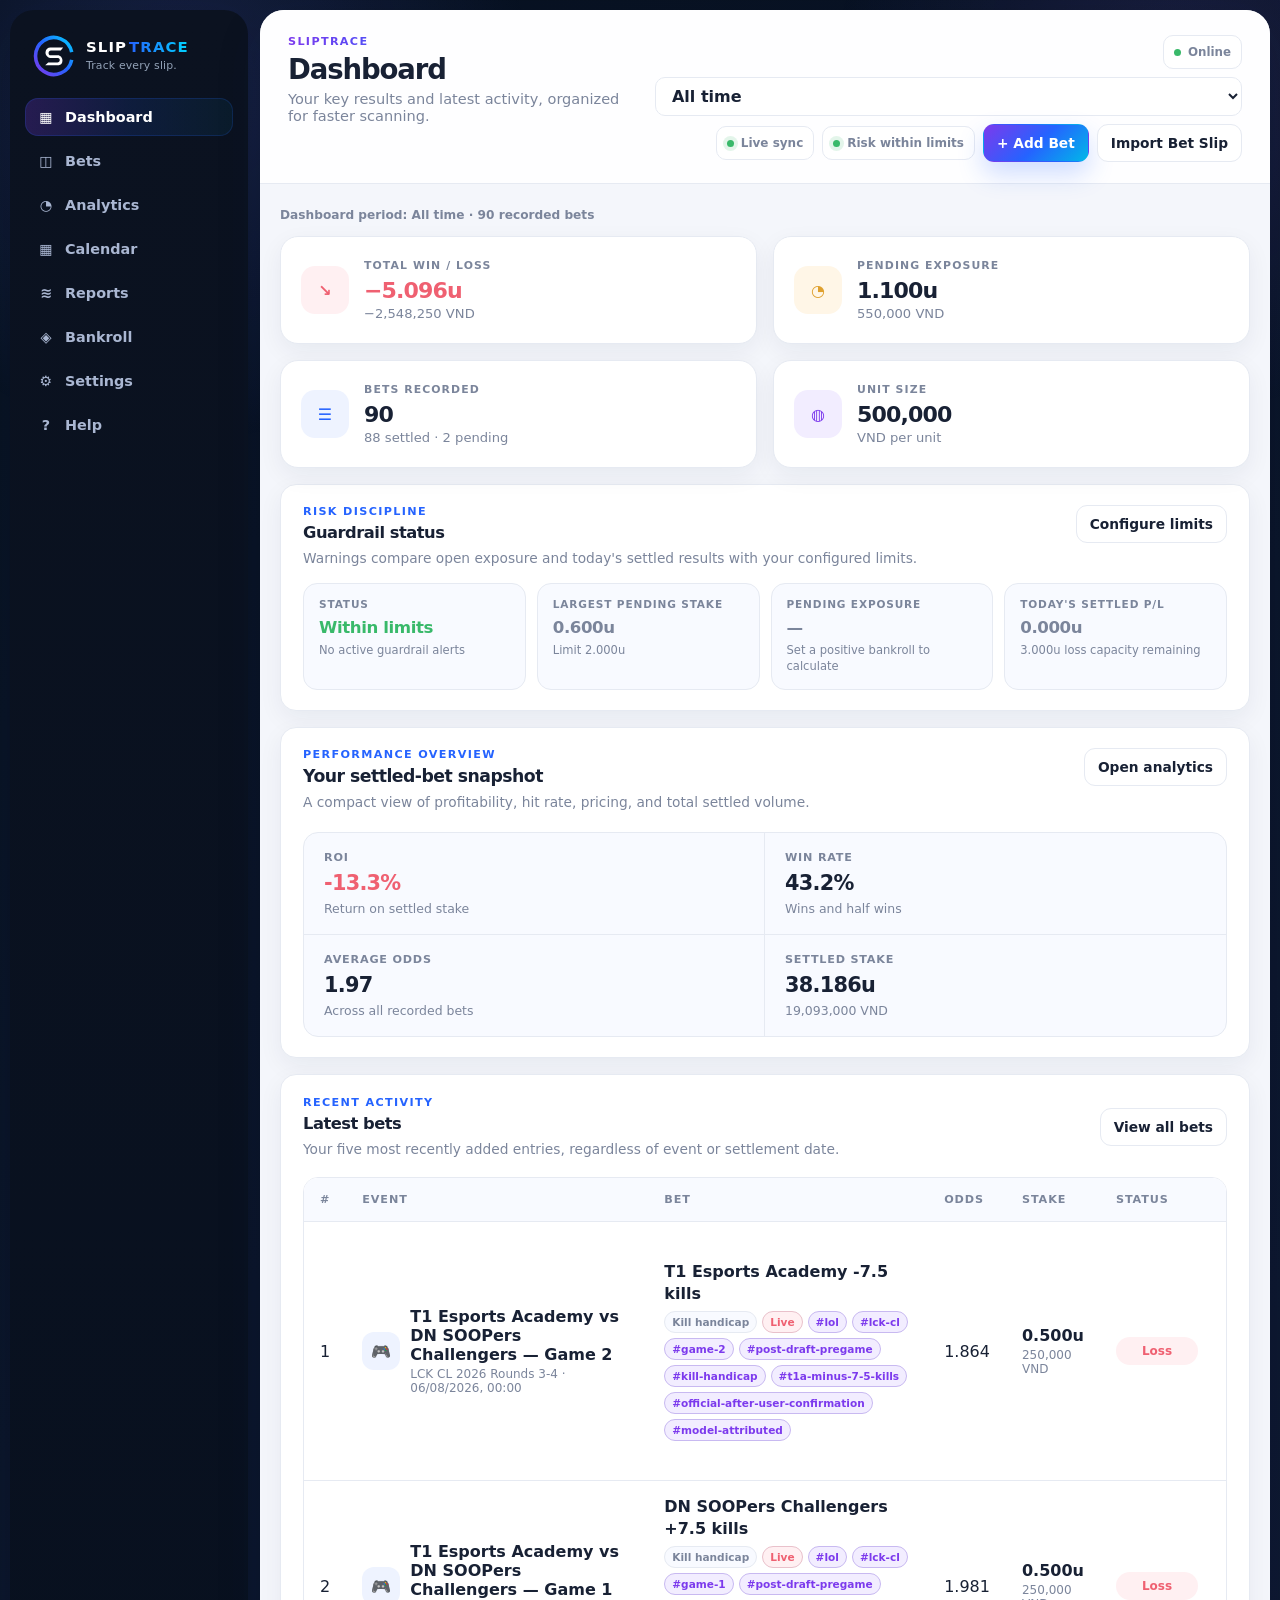
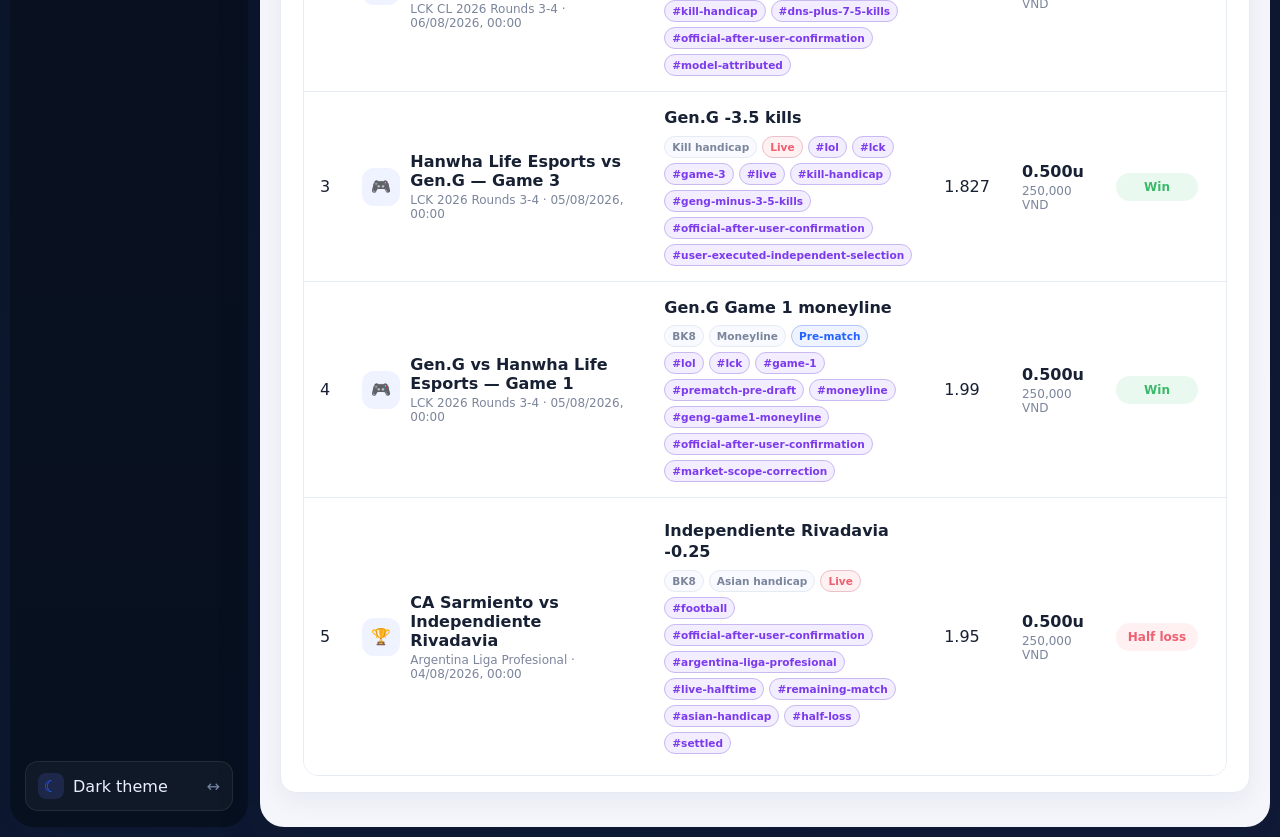
<file: index.html>
<!doctype html>
<html lang="en">
<head>
  <meta charset="utf-8">
  <meta name="viewport" content="width=device-width,initial-scale=1">
  <meta name="theme-color" content="#0b1220">
  <title>SlipTrace — Dashboard</title>
  <meta name="description" content="SlipTrace is a local-first betting tracker. Track every slip, bankroll movement, and performance result.">
  <link rel="icon" href="assets/sliptrace-app-icon.svg?v=20260727-3" type="image/svg+xml">
  <link rel="stylesheet" href="dashboard.css">
  <link rel="stylesheet" href="sliptrace-brand.css?v=20260727-3">
  <link rel="stylesheet" href="dashboard-home.css?v=20260727-1">
</head>
<body class="dashboard-page">
  <div class="page-bg"></div>
  <div class="app-frame">
    <aside class="sidebar" aria-label="Primary navigation">
      <div class="sidebar-brand">
        <a class="sidebar-brand__home" href="index.html" aria-label="Go to SlipTrace dashboard">
          <img class="sidebar-brand__mark" src="assets/sliptrace-mark.svg?v=20260727-3" alt="SlipTrace">
          <div class="sidebar-brand__copy">
            <div class="sidebar-brand__name"><span class="brand-slip">SLIP</span><span class="brand-trace">TRACE</span></div>
            <div class="sidebar-brand__meta">Track every slip.</div>
          </div>
        </a>
      </div>
      <nav class="sidebar-nav">
        <a class="sidebar-link" data-nav href="index.html"><span class="sidebar-link__icon">▦</span><span>Dashboard</span></a>
        <a class="sidebar-link" data-nav href="bets.html"><span class="sidebar-link__icon">◫</span><span>Bets</span></a>
        <a class="sidebar-link" data-nav href="analytics.html"><span class="sidebar-link__icon">◔</span><span>Analytics</span></a>
        <a class="sidebar-link" data-nav href="bankroll.html"><span class="sidebar-link__icon">◈</span><span>Bankroll</span></a>
        <a class="sidebar-link" data-nav href="settings.html"><span class="sidebar-link__icon">⚙</span><span>Settings</span></a>
        <a class="sidebar-link" data-nav href="help.html"><span class="sidebar-link__icon">?</span><span>Help</span></a>
      </nav>
      <div class="sidebar-footer">
        <button class="theme-toggle" data-theme-toggle type="button">
          <span class="theme-toggle__left"><span class="theme-toggle__icon" data-theme-icon>☾</span><span data-theme-label>Dark theme</span></span>
          <span class="theme-toggle__arrow">↔</span>
        </button>
      </div>
    </aside>

    <div class="main-column">
      <header class="topbar">
        <div>
          <p class="topbar-kicker">SlipTrace</p>
          <h1>Dashboard</h1>
          <p class="topbar-subtitle">Your key results and latest activity, organized for faster scanning.</p>
        </div>
        <div class="topbar-actions">
          <a class="button primary" href="bets.html?add=1">+ Add Bet</a>
          <a class="button secondary" href="parser.html">Import Bet Slip</a>
        </div>
      </header>

      <main class="app-shell dashboard-shell">
        <section class="summary-grid" aria-label="Betting summary">
          <article class="summary-card">
            <div class="summary-icon summary-icon--danger">↘</div>
            <div>
              <div class="summary-label">Total Win / Loss</div>
              <strong id="netUnits">0.000u</strong>
              <small id="netVnd">0 VND</small>
            </div>
          </article>
          <article class="summary-card">
            <div class="summary-icon summary-icon--warning">◔</div>
            <div>
              <div class="summary-label">Pending Exposure</div>
              <strong id="pendingUnits">0.000u</strong>
              <small id="pendingVnd">0 VND</small>
            </div>
          </article>
          <article class="summary-card">
            <div class="summary-icon summary-icon--blue">☰</div>
            <div>
              <div class="summary-label">Bets Recorded</div>
              <strong id="totalBetsCount">0</strong>
              <small id="betCountMeta">0 settled · 0 pending</small>
            </div>
          </article>
          <article class="summary-card">
            <div class="summary-icon summary-icon--purple">◍</div>
            <div>
              <div class="summary-label">Unit Size</div>
              <strong id="unitSummaryValue">500,000</strong>
              <small>VND per unit</small>
            </div>
          </article>
        </section>

        <section class="panel dashboard-overview" aria-labelledby="performanceHeading">
          <div class="dashboard-overview__heading">
            <div>
              <p class="panel-kicker">PERFORMANCE OVERVIEW</p>
              <h2 id="performanceHeading">Your settled-bet snapshot</h2>
              <p class="panel-copy">A compact view of profitability, hit rate, pricing, and total settled volume.</p>
            </div>
            <a class="button secondary" href="analytics.html">Open analytics</a>
          </div>
          <div class="dashboard-overview__metrics">
            <div class="dashboard-overview__metric">
              <span>ROI</span>
              <strong id="roiValue">0.0%</strong>
              <small>Return on settled stake</small>
            </div>
            <div class="dashboard-overview__metric">
              <span>Win rate</span>
              <strong id="winRateValue">0.0%</strong>
              <small>Wins and half wins</small>
            </div>
            <div class="dashboard-overview__metric">
              <span>Average odds</span>
              <strong id="averageOddsValue">0.00</strong>
              <small>Across all recorded bets</small>
            </div>
            <div class="dashboard-overview__metric">
              <span>Settled stake</span>
              <strong id="settledStakeUnits">0.000u</strong>
              <small id="settledStakeVnd">0 VND</small>
            </div>
          </div>
        </section>

        <section class="panel table-panel dashboard-recent" aria-labelledby="recentHeading">
          <div class="panel-heading">
            <div>
              <p class="panel-kicker">RECENT ACTIVITY</p>
              <h2 id="recentHeading">Latest bets</h2>
              <p class="panel-copy">Your five most recently added entries, regardless of event or settlement date.</p>
            </div>
            <a class="button secondary" href="bets.html">View all bets</a>
          </div>
          <div class="table-wrap">
            <table>
              <thead>
                <tr>
                  <th>#</th>
                  <th>Event</th>
                  <th>Bet</th>
                  <th>Odds</th>
                  <th>Stake</th>
                  <th>Status</th>
                  <th>Result</th>
                  <th>P/L</th>
                </tr>
              </thead>
              <tbody id="recentBetsBody"></tbody>
            </table>
          </div>
        </section>
      </main>
    </div>
  </div>

  <div id="toast" class="toast" role="status" aria-live="polite"></div>
  <script src="sliptrace-brand.js?v=20260727-3"></script>
  <script src="app-v3.js"></script>
  <script src="parser-popup.js?v=20260729-1"></script>
  <script src="latest-bets.js?v=20260729-5"></script>
</body>
</html>
</file>
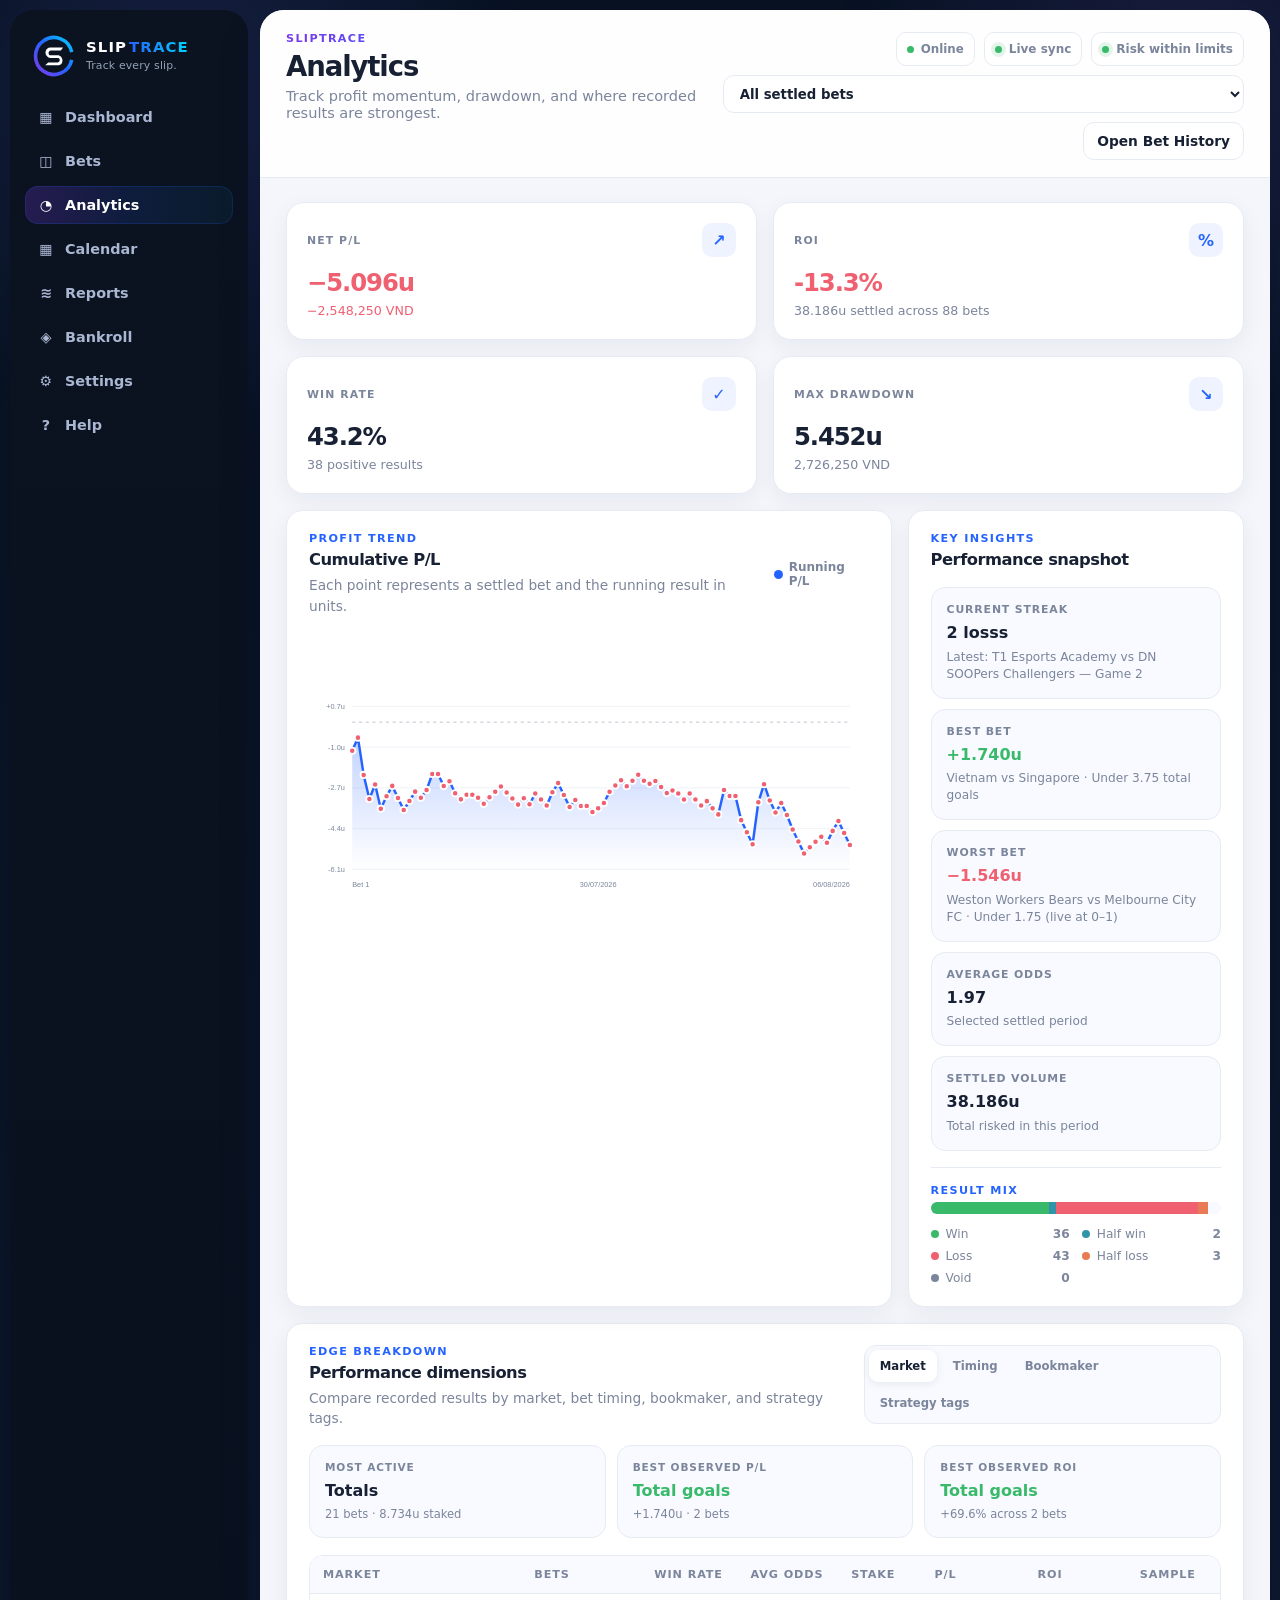
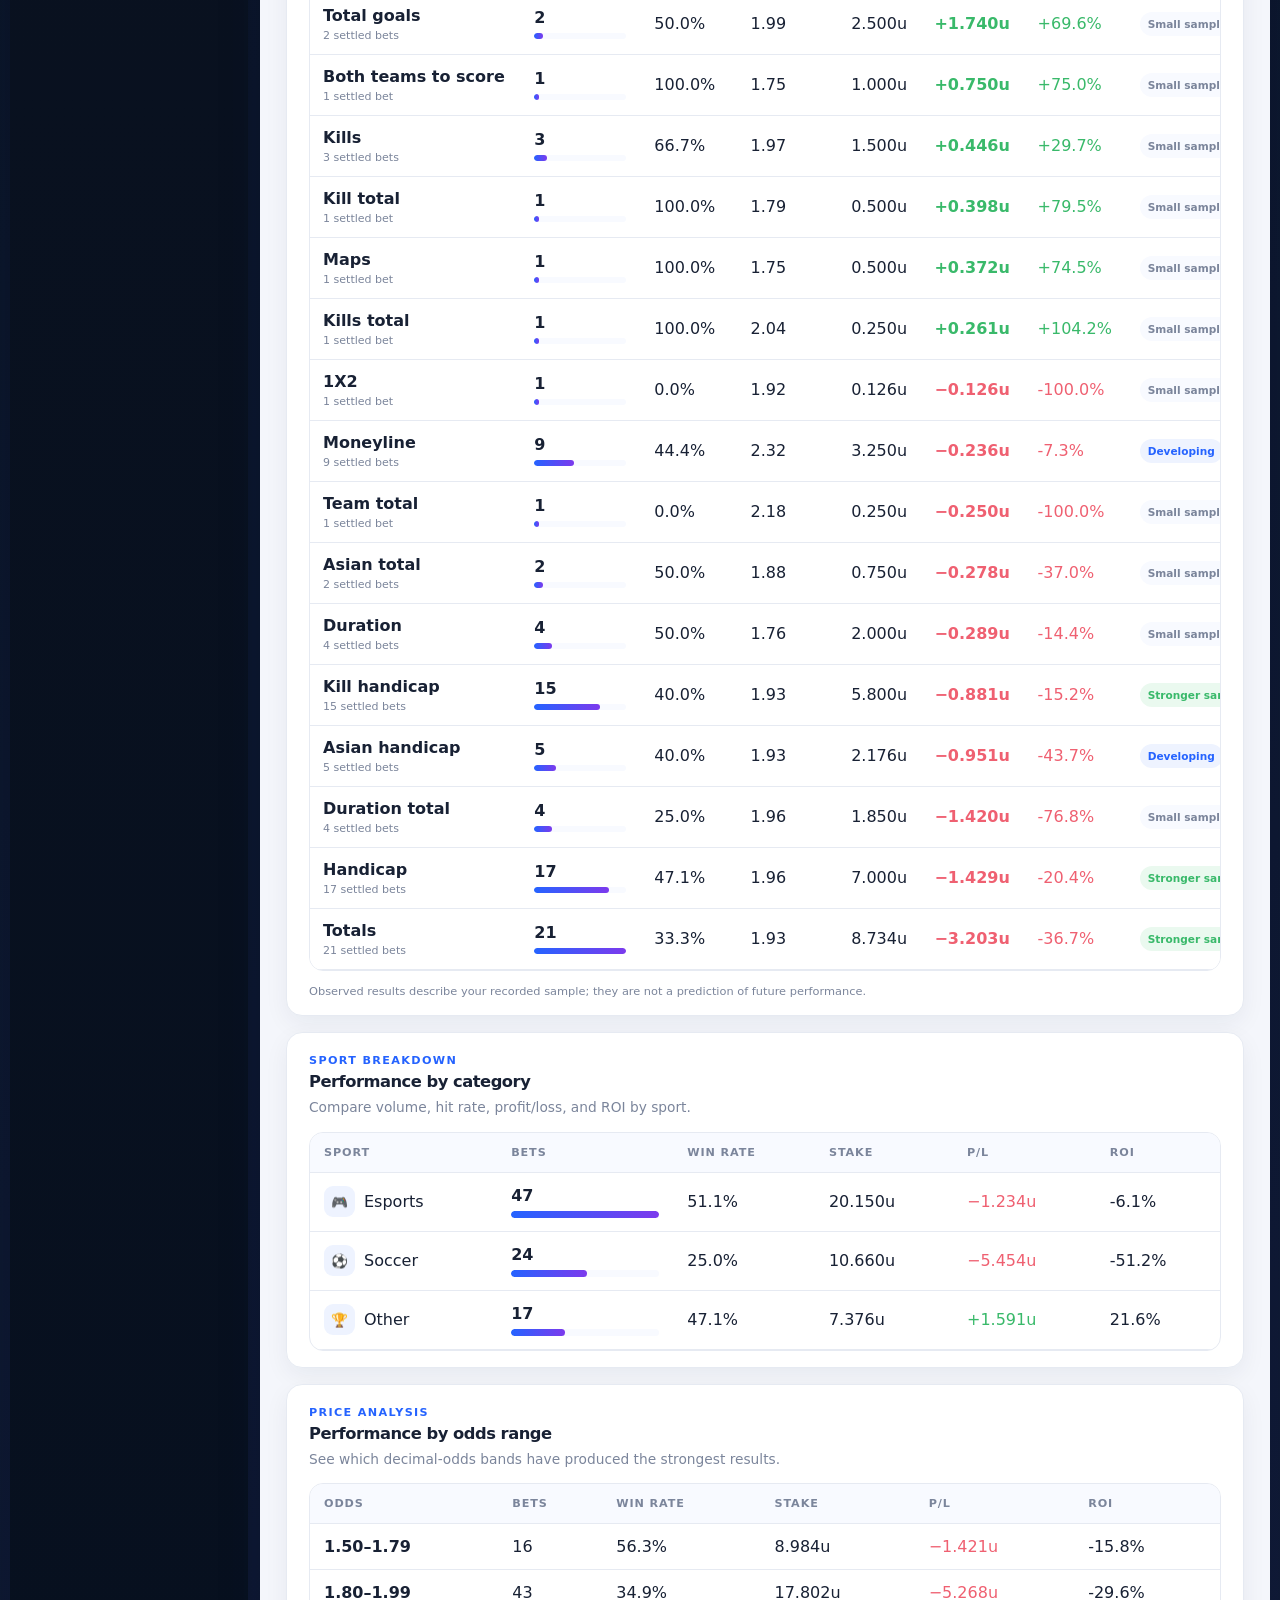
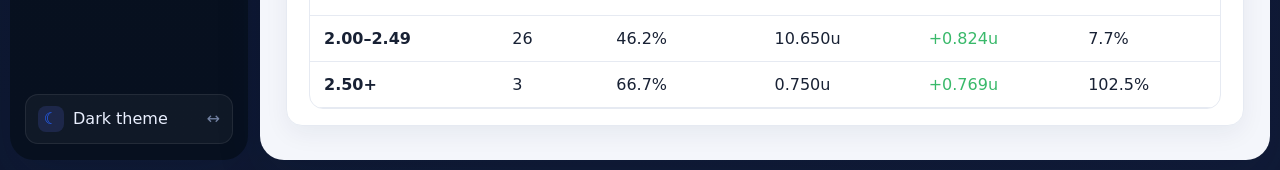
<file: analytics.html>
<!doctype html>
<html lang="en">
<head>
  <meta charset="utf-8">
  <meta name="viewport" content="width=device-width,initial-scale=1">
  <meta name="theme-color" content="#0b1220">
  <title>SlipTrace — Analytics</title>
  <meta name="description" content="SlipTrace betting performance analytics">
  <link rel="icon" href="assets/sliptrace-app-icon.svg" type="image/svg+xml">
  <link rel="stylesheet" href="dashboard.css">
  <link rel="stylesheet" href="sliptrace-brand.css?v=20260727-1">
  <link rel="stylesheet" href="analytics-v2.css">
</head>
<body class="analytics-page">
  <div class="page-bg"></div>
  <div class="app-frame">
    <aside class="sidebar" aria-label="Primary navigation">
      <div class="sidebar-brand">
        <img class="sidebar-brand__mark" src="assets/sliptrace-mark.svg" alt="SlipTrace">
        <div>
          <div class="sidebar-brand__name"><span class="brand-slip">SLIP</span><span class="brand-trace">TRACE</span></div>
          <div class="sidebar-brand__meta">Track every slip.</div>
        </div>
      </div>
      <nav class="sidebar-nav">
        <a class="sidebar-link" data-nav href="index.html"><span class="sidebar-link__icon">▦</span><span>Dashboard</span></a>
        <a class="sidebar-link" data-nav href="bets.html"><span class="sidebar-link__icon">◫</span><span>Bets</span></a>
        <a class="sidebar-link" data-nav href="analytics.html"><span class="sidebar-link__icon">◔</span><span>Analytics</span></a>
        <a class="sidebar-link" data-nav href="bankroll.html"><span class="sidebar-link__icon">◈</span><span>Bankroll</span></a>
        <a class="sidebar-link" data-nav href="settings.html"><span class="sidebar-link__icon">⚙</span><span>Settings</span></a>
        <a class="sidebar-link" data-nav href="help.html"><span class="sidebar-link__icon">?</span><span>Help</span></a>
      </nav>
      <div class="sidebar-footer">
        <button class="theme-toggle" data-theme-toggle type="button">
          <span class="theme-toggle__left"><span class="theme-toggle__icon" data-theme-icon>☾</span><span data-theme-label>Dark theme</span></span>
          <span class="theme-toggle__arrow">↔</span>
        </button>
      </div>
    </aside>

    <div class="main-column">
      <header class="topbar">
        <div>
          <p class="topbar-kicker">SlipTrace</p>
          <h1>Analytics</h1>
          <p class="topbar-subtitle">Track profit momentum, drawdown, and where recorded results are strongest.</p>
        </div>
        <div class="topbar-actions analytics-toolbar">
          <label class="visually-hidden" for="analyticsPeriod">Analytics period</label>
          <select id="analyticsPeriod" class="analytics-period">
            <option value="all">All settled bets</option>
            <option value="10">Last 10 settled</option>
            <option value="25">Last 25 settled</option>
          </select>
          <a class="button secondary" href="bets.html">Open Bet History</a>
        </div>
      </header>

      <main class="app-shell">
        <section class="analytics-kpis" aria-label="Analytics summary">
          <article class="analytics-kpi">
            <div class="analytics-kpi__top"><span class="analytics-kpi__label">Net P/L</span><span class="analytics-kpi__icon">↗</span></div>
            <strong id="analyticsNetUnits">0.000u</strong>
            <small id="analyticsNetVnd">0 VND</small>
          </article>
          <article class="analytics-kpi">
            <div class="analytics-kpi__top"><span class="analytics-kpi__label">ROI</span><span class="analytics-kpi__icon">%</span></div>
            <strong id="analyticsRoi">0.0%</strong>
            <small id="analyticsRoiMeta">0.000u settled</small>
          </article>
          <article class="analytics-kpi">
            <div class="analytics-kpi__top"><span class="analytics-kpi__label">Win Rate</span><span class="analytics-kpi__icon">✓</span></div>
            <strong id="analyticsWinRate">0.0%</strong>
            <small id="analyticsWinRateMeta">0 positive results</small>
          </article>
          <article class="analytics-kpi">
            <div class="analytics-kpi__top"><span class="analytics-kpi__label">Max Drawdown</span><span class="analytics-kpi__icon">↘</span></div>
            <strong id="analyticsDrawdownUnits">0.000u</strong>
            <small id="analyticsDrawdownVnd">0 VND</small>
          </article>
        </section>

        <section class="analytics-main-grid">
          <article class="panel analytics-panel">
            <div class="panel-heading">
              <div>
                <p class="panel-kicker">PROFIT TREND</p>
                <h2>Cumulative P/L</h2>
                <p class="panel-copy">Each point represents a settled bet and the running result in units.</p>
              </div>
              <div class="analytics-chart-legend"><span><i></i>Running P/L</span></div>
            </div>
            <div id="profitCurveChart" class="analytics-chart-shell"></div>
          </article>

          <aside class="panel analytics-panel">
            <div class="panel-heading">
              <div>
                <p class="panel-kicker">KEY INSIGHTS</p>
                <h2>Performance snapshot</h2>
              </div>
            </div>
            <div class="analytics-insights">
              <div class="analytics-insight"><span>Current streak</span><strong id="analyticsStreak">—</strong><small id="analyticsStreakMeta">No settled bets yet</small></div>
              <div class="analytics-insight"><span>Best bet</span><strong id="analyticsBestBet">—</strong><small id="analyticsBestBetMeta">No settled bets</small></div>
              <div class="analytics-insight"><span>Worst bet</span><strong id="analyticsWorstBet">—</strong><small id="analyticsWorstBetMeta">No settled bets</small></div>
              <div class="analytics-insight"><span>Average odds</span><strong id="analyticsAverageOdds">—</strong><small>Selected settled period</small></div>
              <div class="analytics-insight"><span>Settled volume</span><strong id="analyticsSettledVolume">0.000u</strong><small>Total risked in this period</small></div>
            </div>
            <div class="result-distribution">
              <p class="panel-kicker">RESULT MIX</p>
              <div id="resultDistributionBar" class="result-distribution__bar" aria-label="Result distribution"></div>
              <div id="resultDistributionLegend" class="result-distribution__legend"></div>
            </div>
          </aside>
        </section>

        <section class="analytics-tables-grid">
          <article class="panel table-panel analytics-table-panel">
            <div class="panel-heading"><div><p class="panel-kicker">SPORT BREAKDOWN</p><h2>Performance by category</h2><p class="panel-copy">Compare volume, hit rate, profit/loss, and ROI by sport.</p></div></div>
            <div class="table-wrap"><table><thead><tr><th>Sport</th><th>Bets</th><th>Win rate</th><th>Stake</th><th>P/L</th><th>ROI</th></tr></thead><tbody id="sportBreakdownBody"></tbody></table></div>
          </article>

          <article class="panel table-panel analytics-table-panel">
            <div class="panel-heading"><div><p class="panel-kicker">PRICE ANALYSIS</p><h2>Performance by odds range</h2><p class="panel-copy">See which decimal-odds bands have produced the strongest results.</p></div></div>
            <div class="table-wrap"><table><thead><tr><th>Odds</th><th>Bets</th><th>Win rate</th><th>Stake</th><th>P/L</th><th>ROI</th></tr></thead><tbody id="oddsRangeBody"></tbody></table></div>
          </article>
        </section>
      </main>
    </div>
  </div>

  <div id="toast" class="toast" role="status" aria-live="polite"></div>
  <script src="app-v3.js"></script>
  <script src="parser-popup.js"></script>
  <script src="analytics-v2.js"></script>
  <script src="analytics-dimensions.js?v=20260727-2"></script>
</body>
</html>
</file>
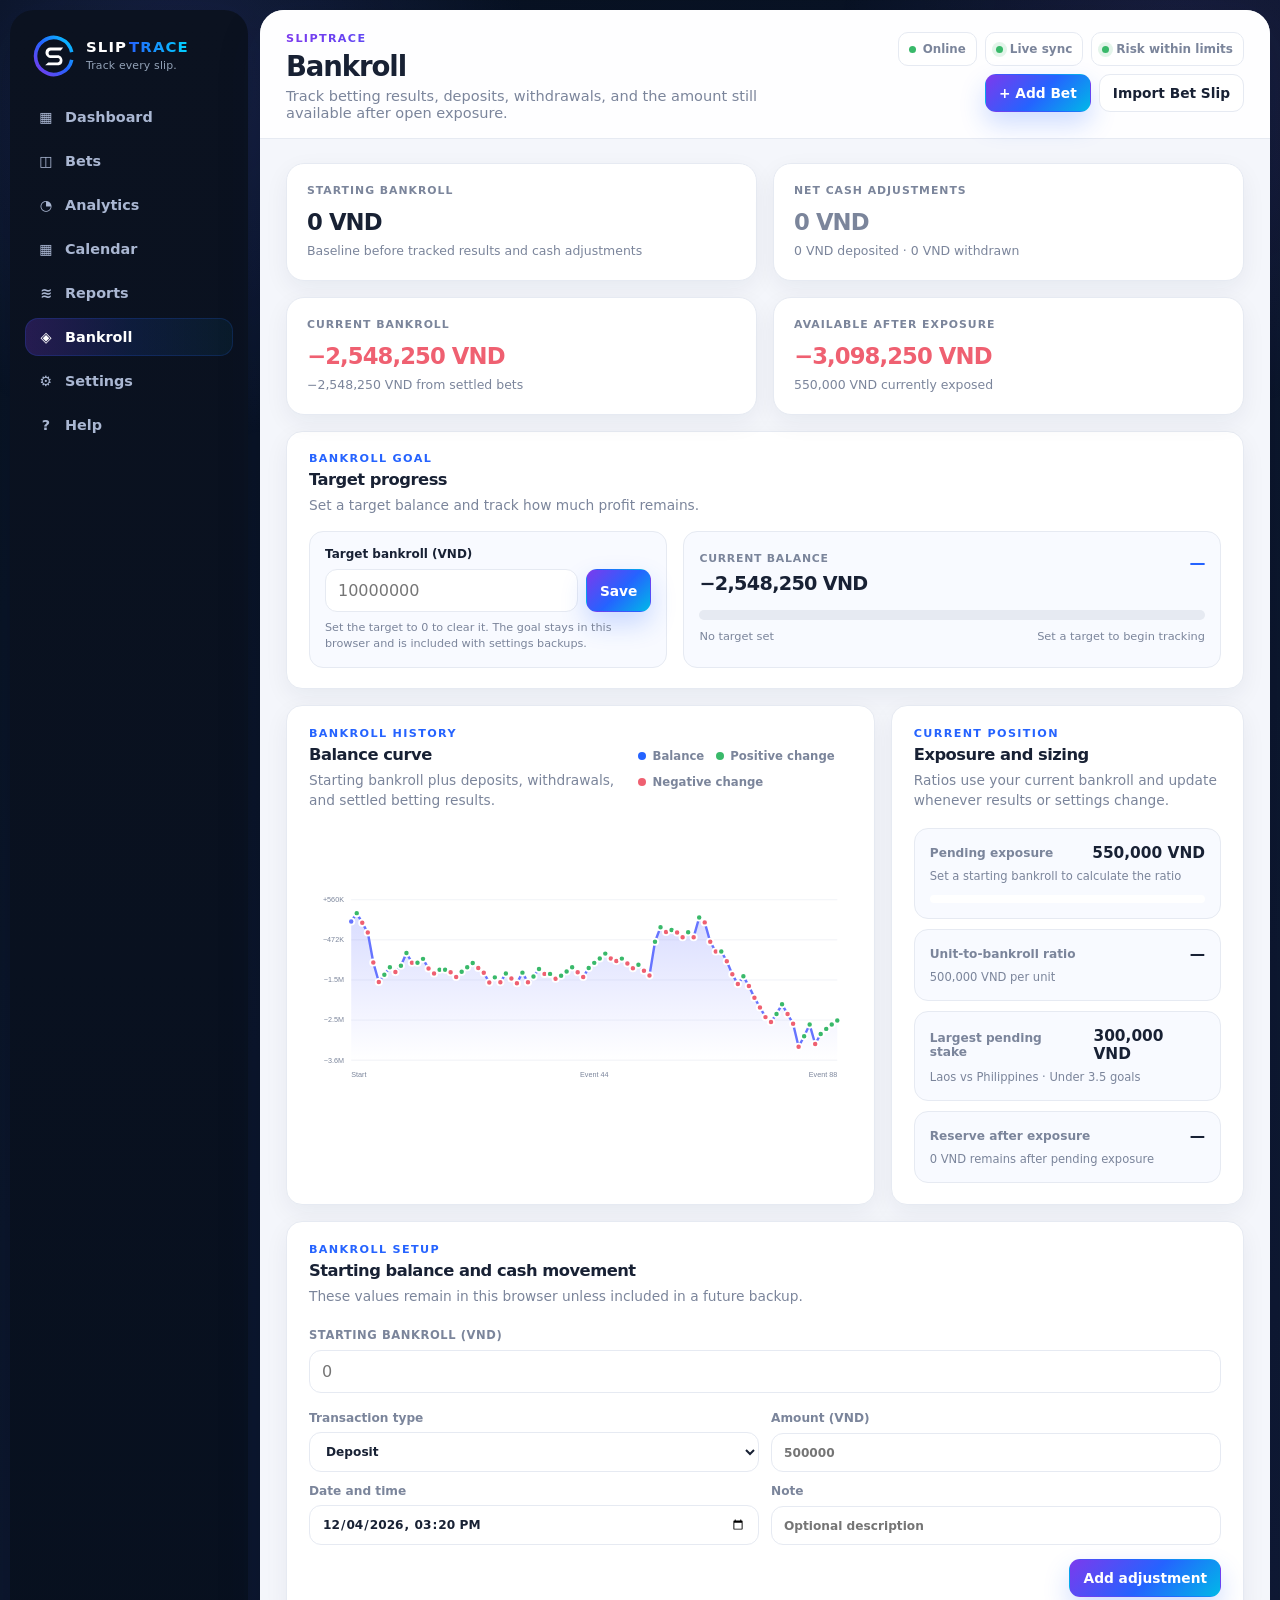
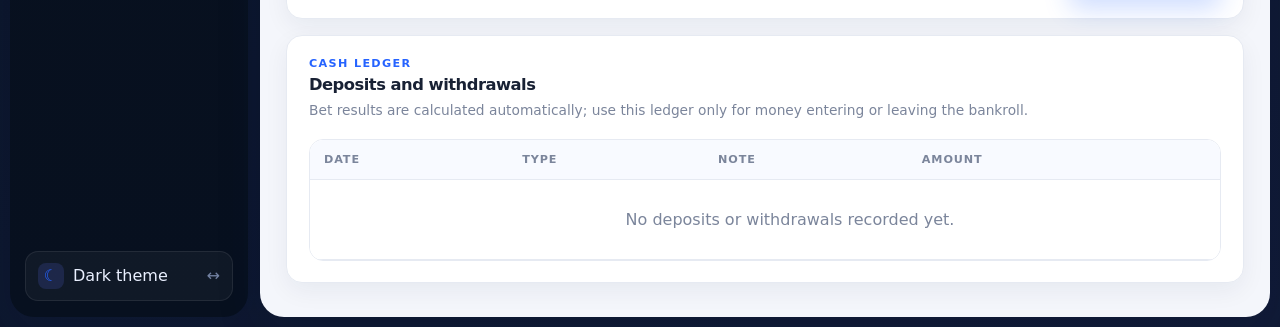
<file: bankroll.html>
<!doctype html>
<html lang="en">
<head>
  <meta charset="utf-8">
  <meta name="viewport" content="width=device-width,initial-scale=1">
  <meta name="theme-color" content="#0b1220">
  <title>SlipTrace — Bankroll</title>
  <meta name="description" content="SlipTrace bankroll, cash-flow, and betting exposure tracker">
  <link rel="icon" href="assets/sliptrace-app-icon.svg" type="image/svg+xml">
  <link rel="stylesheet" href="dashboard.css">
  <link rel="stylesheet" href="sliptrace-brand.css?v=20260727-1">
  <link rel="stylesheet" href="bankroll-v2.css">
</head>
<body class="bankroll-page">
  <div class="page-bg"></div>
  <div class="app-frame">
    <aside class="sidebar" aria-label="Primary navigation">
      <div class="sidebar-brand">
        <img class="sidebar-brand__mark" src="assets/sliptrace-mark.svg" alt="SlipTrace">
        <div>
          <div class="sidebar-brand__name"><span class="brand-slip">SLIP</span><span class="brand-trace">TRACE</span></div>
          <div class="sidebar-brand__meta">Track every slip.</div>
        </div>
      </div>
      <nav class="sidebar-nav">
        <a class="sidebar-link" data-nav href="index.html"><span class="sidebar-link__icon">▦</span><span>Dashboard</span></a>
        <a class="sidebar-link" data-nav href="bets.html"><span class="sidebar-link__icon">◫</span><span>Bets</span></a>
        <a class="sidebar-link" data-nav href="analytics.html"><span class="sidebar-link__icon">◔</span><span>Analytics</span></a>
        <a class="sidebar-link" data-nav href="bankroll.html"><span class="sidebar-link__icon">◈</span><span>Bankroll</span></a>
        <a class="sidebar-link" data-nav href="settings.html"><span class="sidebar-link__icon">⚙</span><span>Settings</span></a>
        <a class="sidebar-link" data-nav href="help.html"><span class="sidebar-link__icon">?</span><span>Help</span></a>
      </nav>
      <div class="sidebar-footer">
        <button class="theme-toggle" data-theme-toggle type="button">
          <span class="theme-toggle__left"><span class="theme-toggle__icon" data-theme-icon>☾</span><span data-theme-label>Dark theme</span></span>
          <span class="theme-toggle__arrow">↔</span>
        </button>
      </div>
    </aside>

    <div class="main-column">
      <header class="topbar">
        <div>
          <p class="topbar-kicker">SlipTrace</p>
          <h1>Bankroll</h1>
          <p class="topbar-subtitle">Track betting results, deposits, withdrawals, and the amount still available after open exposure.</p>
        </div>
        <div class="topbar-actions">
          <a class="button primary" href="bets.html?add=1">+ Add Bet</a>
          <a class="button secondary" href="parser.html">Import Bet Slip</a>
        </div>
      </header>

      <main class="app-shell">
        <section class="bankroll-summary-grid" aria-label="Bankroll summary">
          <article class="bankroll-summary-card"><span>Starting bankroll</span><strong id="startingBankrollDisplay">0 VND</strong><small>Baseline before tracked results and cash adjustments</small></article>
          <article class="bankroll-summary-card"><span>Net cash adjustments</span><strong id="cashAdjustmentDisplay">0 VND</strong><small id="cashAdjustmentMeta">0 VND deposited · 0 VND withdrawn</small></article>
          <article class="bankroll-summary-card"><span>Current bankroll</span><strong id="currentBankrollDisplay">0 VND</strong><small id="currentBankrollMeta">0 VND from settled bets</small></article>
          <article class="bankroll-summary-card"><span>Available after exposure</span><strong id="availableBankrollDisplay">0 VND</strong><small id="availableBankrollMeta">0 VND currently exposed</small></article>
        </section>

        <section class="bankroll-main-grid">
          <article class="panel bankroll-panel">
            <div class="panel-heading">
              <div><p class="panel-kicker">BANKROLL HISTORY</p><h2>Balance curve</h2><p class="panel-copy">Starting bankroll plus deposits, withdrawals, and settled betting results.</p></div>
              <div class="bankroll-chart-legend"><span><i style="background:var(--blue)"></i>Balance</span><span><i style="background:var(--green)"></i>Positive change</span><span><i style="background:var(--red)"></i>Negative change</span></div>
            </div>
            <div id="bankrollCurveChart" class="bankroll-chart-shell"></div>
          </article>

          <aside class="panel bankroll-panel">
            <div class="panel-heading"><div><p class="panel-kicker">CURRENT POSITION</p><h2>Exposure and sizing</h2><p class="panel-copy">Ratios use your current bankroll and update whenever results or settings change.</p></div></div>
            <div class="bankroll-position-list">
              <div class="bankroll-position-item"><div class="bankroll-position-item__top"><span>Pending exposure</span><strong id="bankrollPendingExposure">0 VND</strong></div><small id="bankrollPendingPercent">Set a starting bankroll to calculate the ratio</small><div class="bankroll-risk-bar"><div id="bankrollExposureFill" class="bankroll-risk-bar__fill" style="width:0%"></div></div></div>
              <div class="bankroll-position-item"><div class="bankroll-position-item__top"><span>Unit-to-bankroll ratio</span><strong id="bankrollUnitRatio">—</strong></div><small id="bankrollUnitRatioMeta">500,000 VND per unit</small></div>
              <div class="bankroll-position-item"><div class="bankroll-position-item__top"><span>Largest pending stake</span><strong id="bankrollLargestPending">0 VND</strong></div><small id="bankrollLargestPendingMeta">No pending bets</small></div>
              <div class="bankroll-position-item"><div class="bankroll-position-item__top"><span>Reserve after exposure</span><strong id="bankrollReserveRatio">—</strong></div><small id="bankrollReserveRatioMeta">0 VND remains after pending exposure</small></div>
            </div>
          </aside>
        </section>

        <section class="bankroll-bottom-grid">
          <article class="panel bankroll-panel">
            <div class="panel-heading"><div><p class="panel-kicker">BANKROLL SETUP</p><h2>Starting balance and cash movement</h2><p class="panel-copy">These values remain in this browser unless included in a future backup.</p></div></div>
            <label class="field-label" for="startingBankroll">Starting bankroll (VND)</label>
            <input id="startingBankroll" type="number" min="0" step="1000" placeholder="0">
            <form id="bankrollTransactionForm" style="margin-top:18px">
              <div class="bankroll-form-grid">
                <label>Transaction type<select id="bankrollTransactionType"><option value="deposit">Deposit</option><option value="withdrawal">Withdrawal</option></select></label>
                <label>Amount (VND)<input id="bankrollTransactionAmount" type="number" min="1000" step="1000" required placeholder="500000"></label>
                <label>Date and time<input id="bankrollTransactionDate" type="datetime-local" required></label>
                <label>Note<input id="bankrollTransactionNote" type="text" maxlength="100" placeholder="Optional description"></label>
              </div>
              <div class="bankroll-form-actions"><button class="button primary" type="submit">Add adjustment</button></div>
            </form>
          </article>

          <article class="panel table-panel bankroll-panel">
            <div class="panel-heading"><div><p class="panel-kicker">CASH LEDGER</p><h2>Deposits and withdrawals</h2><p class="panel-copy">Bet results are calculated automatically; use this ledger only for money entering or leaving the bankroll.</p></div></div>
            <div class="table-wrap"><table class="bankroll-ledger-table"><thead><tr><th>Date</th><th>Type</th><th>Note</th><th>Amount</th><th></th></tr></thead><tbody id="bankrollLedgerBody"></tbody></table></div>
          </article>
        </section>
      </main>
    </div>
  </div>

  <div id="toast" class="toast" role="status" aria-live="polite"></div>
  <script src="app-v3.js"></script>
  <script src="bankroll-v2.js"></script>
  <script src="parser-popup.js"></script>
</body>
</html>
</file>
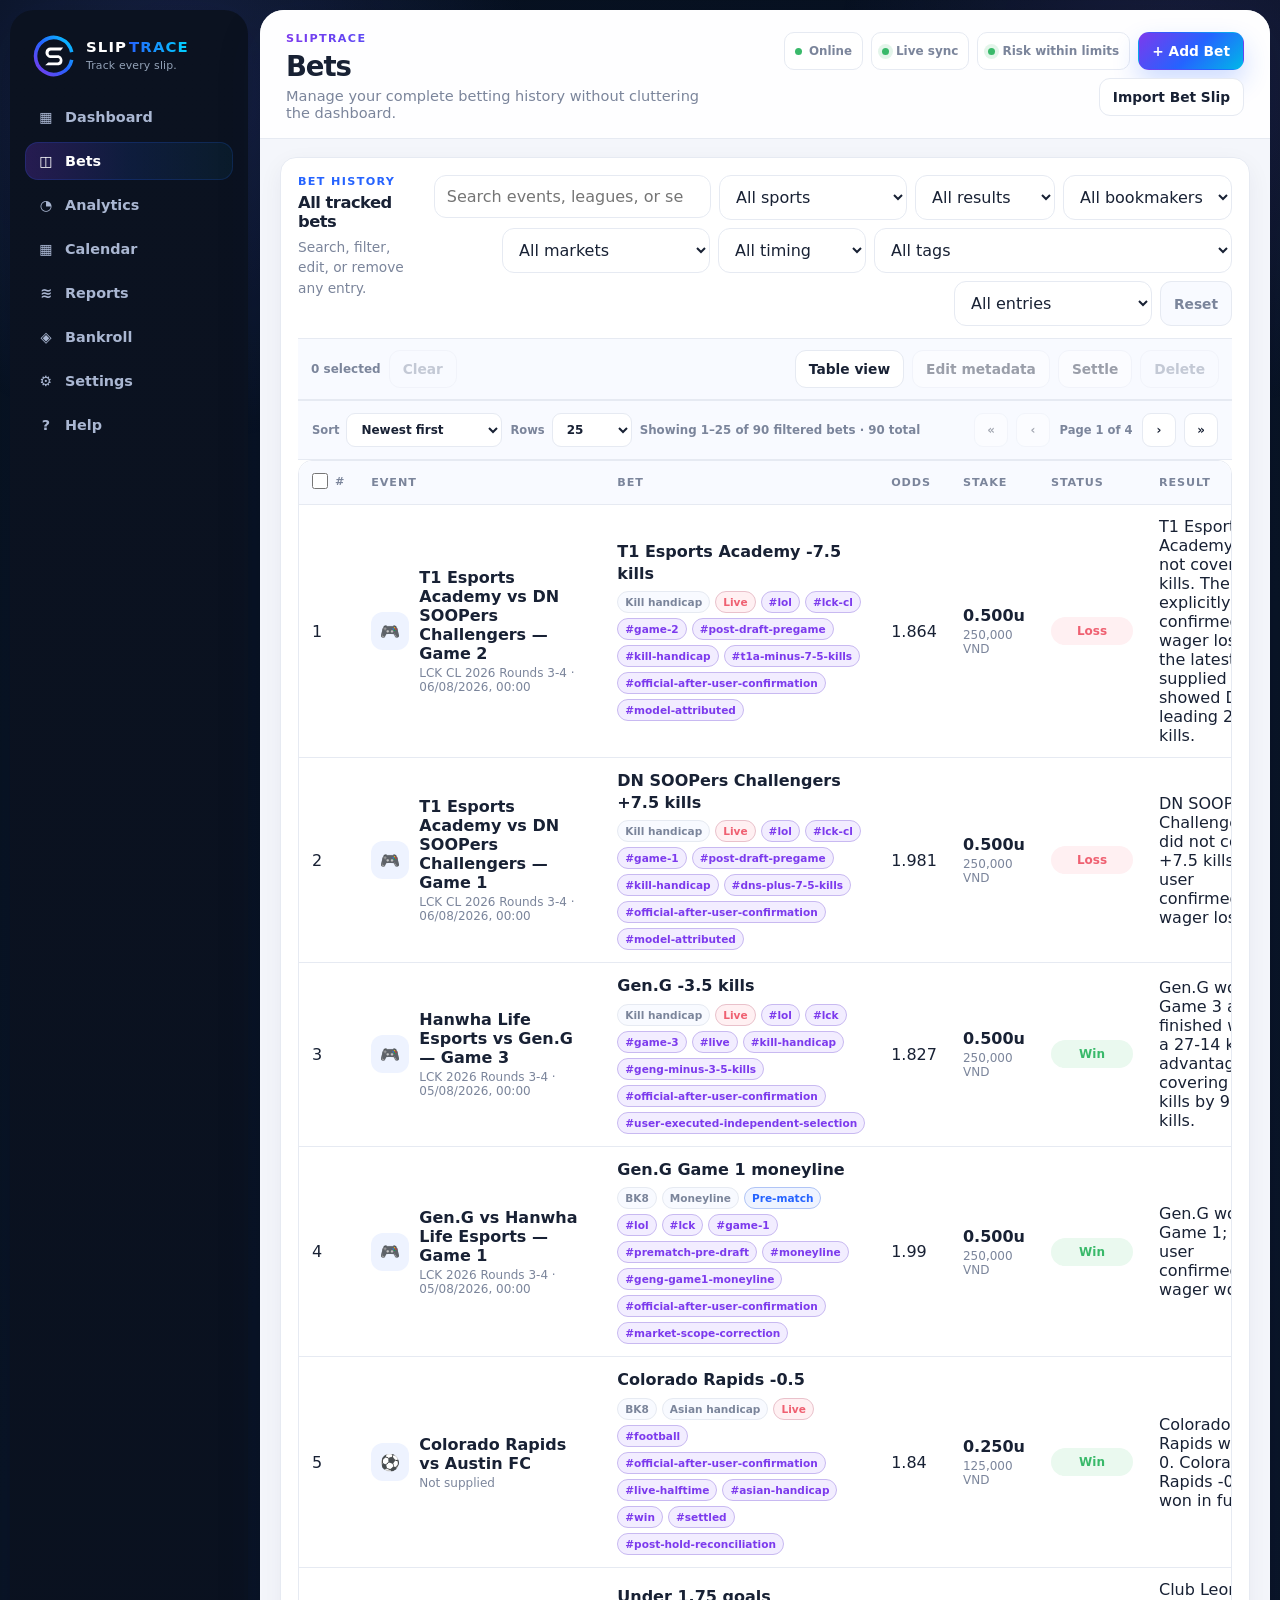
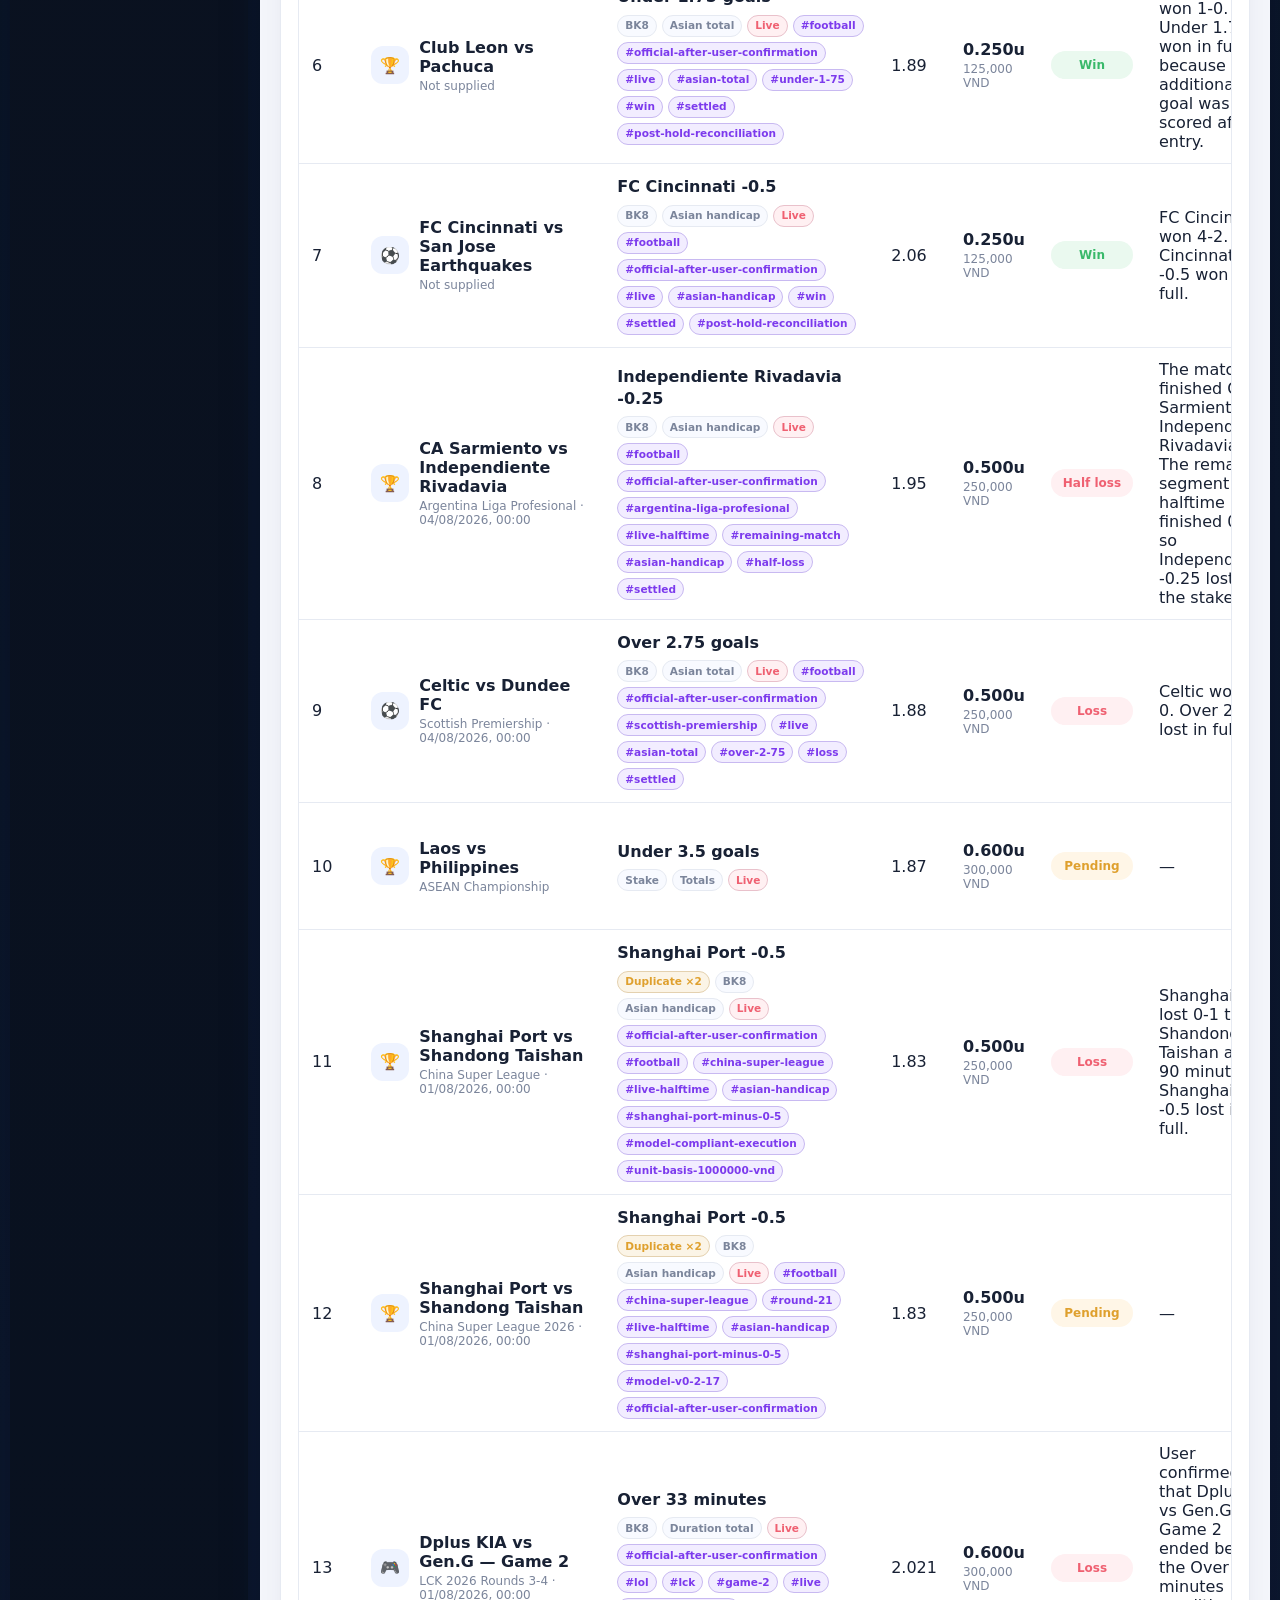
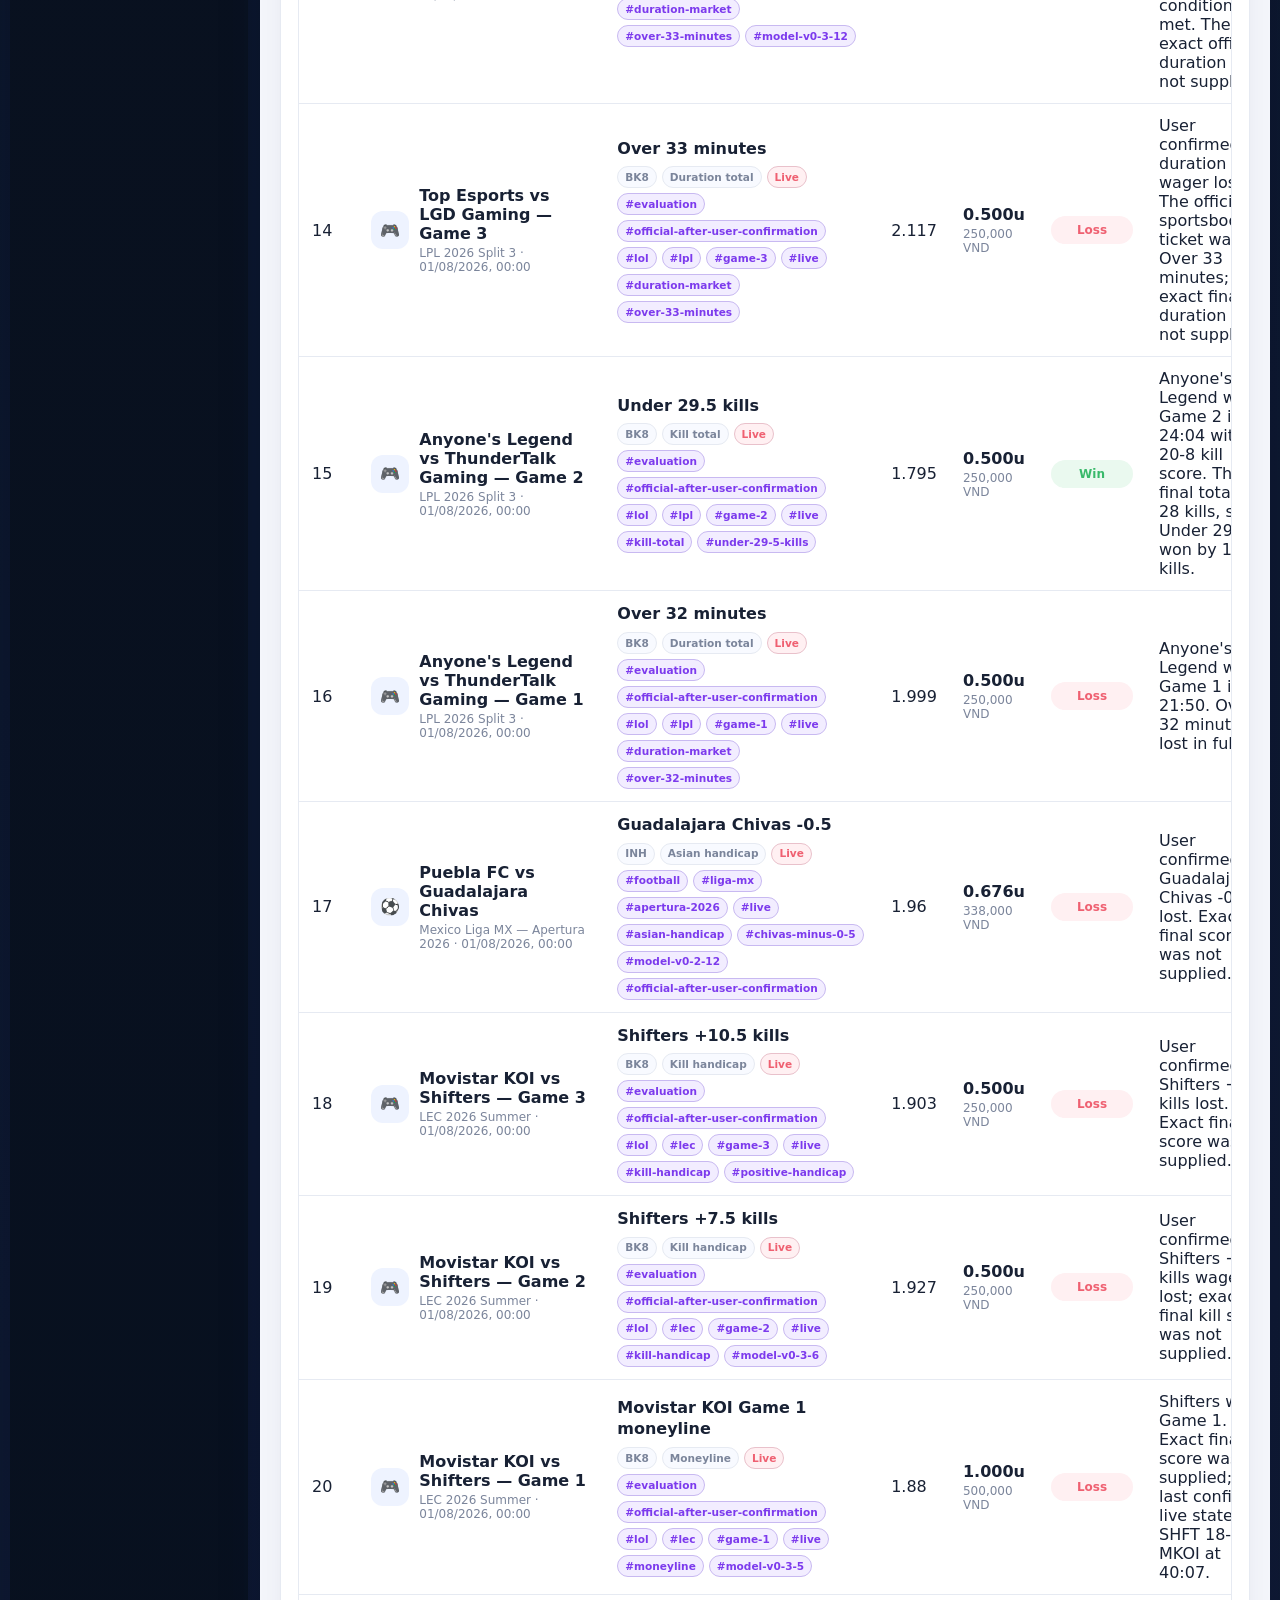
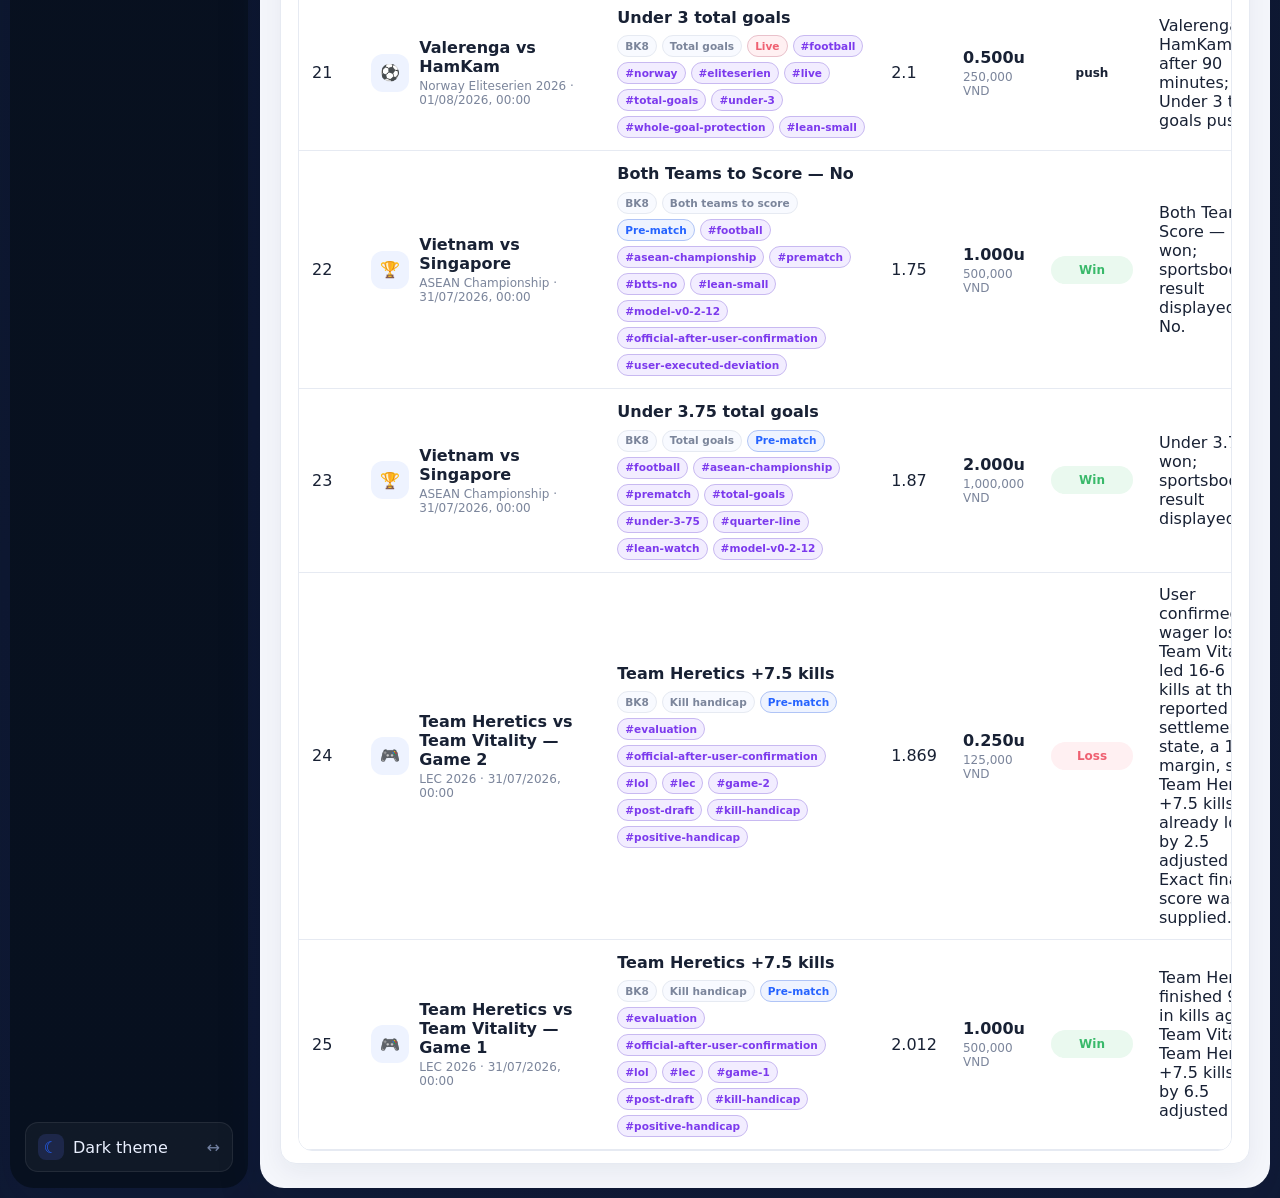
<file: bets.html>
<!doctype html><html lang="en"><head><meta charset="utf-8"><meta name="viewport" content="width=device-width,initial-scale=1"><meta name="theme-color" content="#0b1220"><title>SlipTrace — Bets</title><meta name="description" content="SlipTrace local-first betting tracker"><link rel="icon" href="assets/sliptrace-app-icon.svg" type="image/svg+xml"><link rel="stylesheet" href="dashboard.css"><link rel="stylesheet" href="sliptrace-brand.css?v=20260727-1"></head><body><div class="page-bg"></div><div class="app-frame"><aside class="sidebar" aria-label="Primary navigation">
  <div class="sidebar-brand"><img class="sidebar-brand__mark" src="assets/sliptrace-mark.svg" alt="SlipTrace"><div><div class="sidebar-brand__name"><span class="brand-slip">SLIP</span><span class="brand-trace">TRACE</span></div><div class="sidebar-brand__meta">Track every slip.</div></div></div>
  <nav class="sidebar-nav">
    <a class="sidebar-link" data-nav href="index.html"><span class="sidebar-link__icon">▦</span><span>Dashboard</span></a>
    <a class="sidebar-link" data-nav href="bets.html"><span class="sidebar-link__icon">◫</span><span>Bets</span></a>
    <a class="sidebar-link" data-nav href="analytics.html"><span class="sidebar-link__icon">◔</span><span>Analytics</span></a>
    <a class="sidebar-link" data-nav href="bankroll.html"><span class="sidebar-link__icon">◈</span><span>Bankroll</span></a>
    <a class="sidebar-link" data-nav href="settings.html"><span class="sidebar-link__icon">⚙</span><span>Settings</span></a>
    <a class="sidebar-link" data-nav href="help.html"><span class="sidebar-link__icon">?</span><span>Help</span></a>
  </nav>
  <div class="sidebar-footer"><button class="theme-toggle" data-theme-toggle type="button"><span class="theme-toggle__left"><span class="theme-toggle__icon" data-theme-icon>☾</span><span data-theme-label>Dark theme</span></span><span class="theme-toggle__arrow">↔</span></button></div>
</aside><div class="main-column"><header class="topbar"><div><p class="topbar-kicker">SlipTrace</p><h1>Bets</h1><p class="topbar-subtitle">Manage your complete betting history without cluttering the dashboard.</p></div><div class="topbar-actions"><button class="button primary" data-open-manual type="button">+ Add Bet</button><a class="button secondary" href="parser.html">Import Bet Slip</a></div></header><main class="app-shell"><section class="panel table-panel"><div class="table-toolbar"><div><p class="panel-kicker">BET HISTORY</p><h2>All tracked bets</h2><p class="panel-copy">Search, filter, edit, or remove any entry.</p></div><div class="filters"><label class="search-field"><span class="visually-hidden">Search bets</span><input id="searchInput" type="search" placeholder="Search events, leagues, or selections…"></label><label class="filter-field"><select id="sportFilter" aria-label="Filter by sport"><option value="all">All sports</option><option value="esports">Esports</option><option value="soccer">Soccer</option><option value="basketball">Basketball</option><option value="baseball">Baseball</option><option value="hockey">Hockey</option><option value="tennis">Tennis</option><option value="american-football">American football</option><option value="combat">Combat sports</option><option value="cricket">Cricket</option><option value="motorsport">Motorsport</option></select></label><label class="filter-field"><select id="statusFilter" aria-label="Filter by status"><option value="all">All results</option><option value="pending">Pending</option><option value="win">Win</option><option value="half-win">Half win</option><option value="loss">Loss</option><option value="half-loss">Half loss</option><option value="void">Void</option></select></label><button id="resetFilters" class="button subtle" type="button">Reset</button></div></div><div class="table-wrap"><table><thead><tr><th>#</th><th>Event</th><th>Bet</th><th>Odds</th><th>Stake</th><th>Status</th><th>Result</th><th>P/L</th><th></th></tr></thead><tbody id="betsTableBody"></tbody></table></div><p id="emptyState" class="empty-state" hidden>No bets match the current filters.</p></section><dialog id="manualDialog"><form id="manualForm" method="dialog"><div class="dialog-heading"><div><p class="panel-kicker">MANUAL ENTRY</p><h2 id="dialogTitle">Add bet</h2></div><button id="closeDialogBtn" class="icon-button" type="button" aria-label="Close">×</button></div><input id="editingId" type="hidden"><div class="form-grid"><label>Event<input id="eventField" required></label><label>League<input id="leagueField"></label><label>Bet<input id="betField" required></label><label>Odds<input id="oddsField" type="number" min="1" step="0.001" required></label><label>Stake (VND)<input id="stakeField" type="number" min="0" step="1000" required></label><label>Status<select id="statusField"><option value="pending">Pending</option><option value="win">Win</option><option value="half-win">Half win</option><option value="loss">Loss</option><option value="half-loss">Half loss</option><option value="void">Void</option></select></label><label>Event date<input id="dateField" type="datetime-local"></label><label>Result / score<input id="resultField"></label><label class="full-width">Notes<textarea id="notesField" rows="3"></textarea></label></div><div class="button-row dialog-actions"><button id="cancelDialogBtn" class="button secondary" type="button">Cancel</button><button class="button primary" type="submit">Save bet</button></div></form></dialog></main></div></div><div id="toast" class="toast" role="status" aria-live="polite"></div><script src="app-v3.js"></script><script src="parser-popup.js"></script></body></html>
</file>
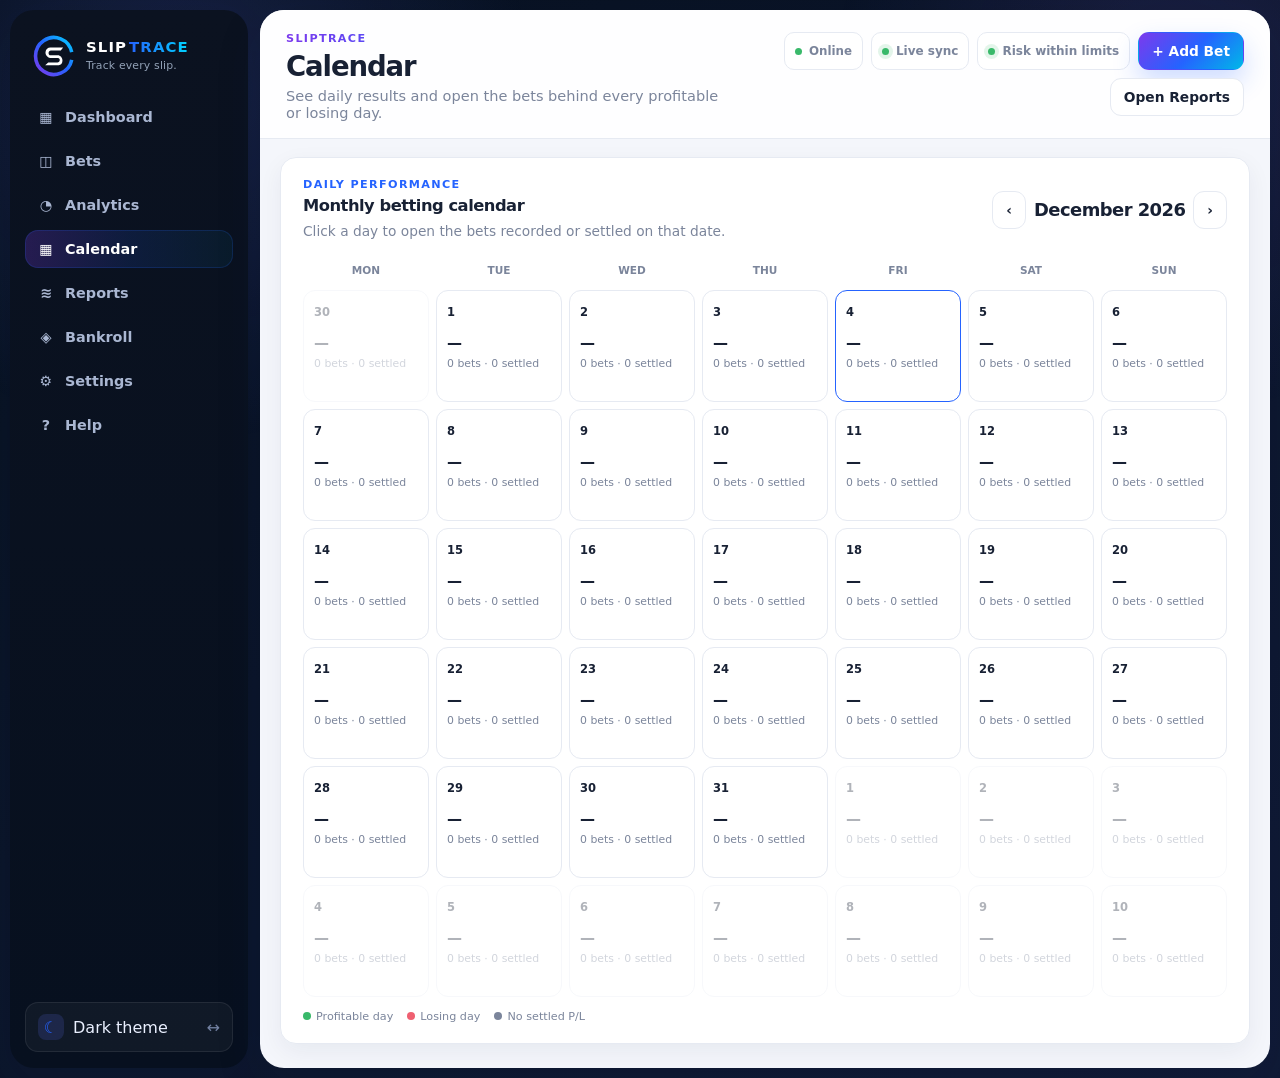
<file: calendar.html>
<!doctype html>
<html lang="en">
<head>
  <meta charset="utf-8">
  <meta name="viewport" content="width=device-width,initial-scale=1">
  <meta name="theme-color" content="#0b1220">
  <title>SlipTrace — Calendar</title>
  <meta name="description" content="SlipTrace monthly betting performance calendar">
  <link rel="icon" href="assets/sliptrace-app-icon.svg" type="image/svg+xml">
  <link rel="stylesheet" href="dashboard.css">
  <link rel="stylesheet" href="sliptrace-brand.css?v=20260727-1">
</head>
<body class="calendar-page">
  <div class="page-bg"></div>
  <div class="app-frame">
    <aside class="sidebar" aria-label="Primary navigation">
      <div class="sidebar-brand"><img class="sidebar-brand__mark" src="assets/sliptrace-mark.svg" alt="SlipTrace"><div><div class="sidebar-brand__name"><span class="brand-slip">SLIP</span><span class="brand-trace">TRACE</span></div><div class="sidebar-brand__meta">Track every slip.</div></div></div>
      <nav class="sidebar-nav">
        <a class="sidebar-link" data-nav href="index.html"><span class="sidebar-link__icon">▦</span><span>Dashboard</span></a>
        <a class="sidebar-link" data-nav href="bets.html"><span class="sidebar-link__icon">◫</span><span>Bets</span></a>
        <a class="sidebar-link" data-nav href="analytics.html"><span class="sidebar-link__icon">◔</span><span>Analytics</span></a>
        <a class="sidebar-link" data-nav href="calendar.html"><span class="sidebar-link__icon">▦</span><span>Calendar</span></a>
        <a class="sidebar-link" data-nav href="reports.html"><span class="sidebar-link__icon">≋</span><span>Reports</span></a>
        <a class="sidebar-link" data-nav href="bankroll.html"><span class="sidebar-link__icon">◈</span><span>Bankroll</span></a>
        <a class="sidebar-link" data-nav href="settings.html"><span class="sidebar-link__icon">⚙</span><span>Settings</span></a>
        <a class="sidebar-link" data-nav href="help.html"><span class="sidebar-link__icon">?</span><span>Help</span></a>
      </nav>
      <div class="sidebar-footer"><button class="theme-toggle" data-theme-toggle type="button"><span class="theme-toggle__left"><span class="theme-toggle__icon" data-theme-icon>☾</span><span data-theme-label>Dark theme</span></span><span class="theme-toggle__arrow">↔</span></button></div>
    </aside>
    <div class="main-column">
      <header class="topbar"><div><p class="topbar-kicker">SlipTrace</p><h1>Calendar</h1><p class="topbar-subtitle">See daily results and open the bets behind every profitable or losing day.</p></div><div class="topbar-actions"><a class="button primary" href="bets.html?add=1">+ Add Bet</a><a class="button secondary" href="reports.html">Open Reports</a></div></header>
      <main id="calendarRoot" class="app-shell"></main>
    </div>
  </div>
  <div id="toast" class="toast" role="status" aria-live="polite"></div>
  <script src="app-v3.js"></script>
  <script src="parser-popup.js"></script>
</body>
</html>
</file>
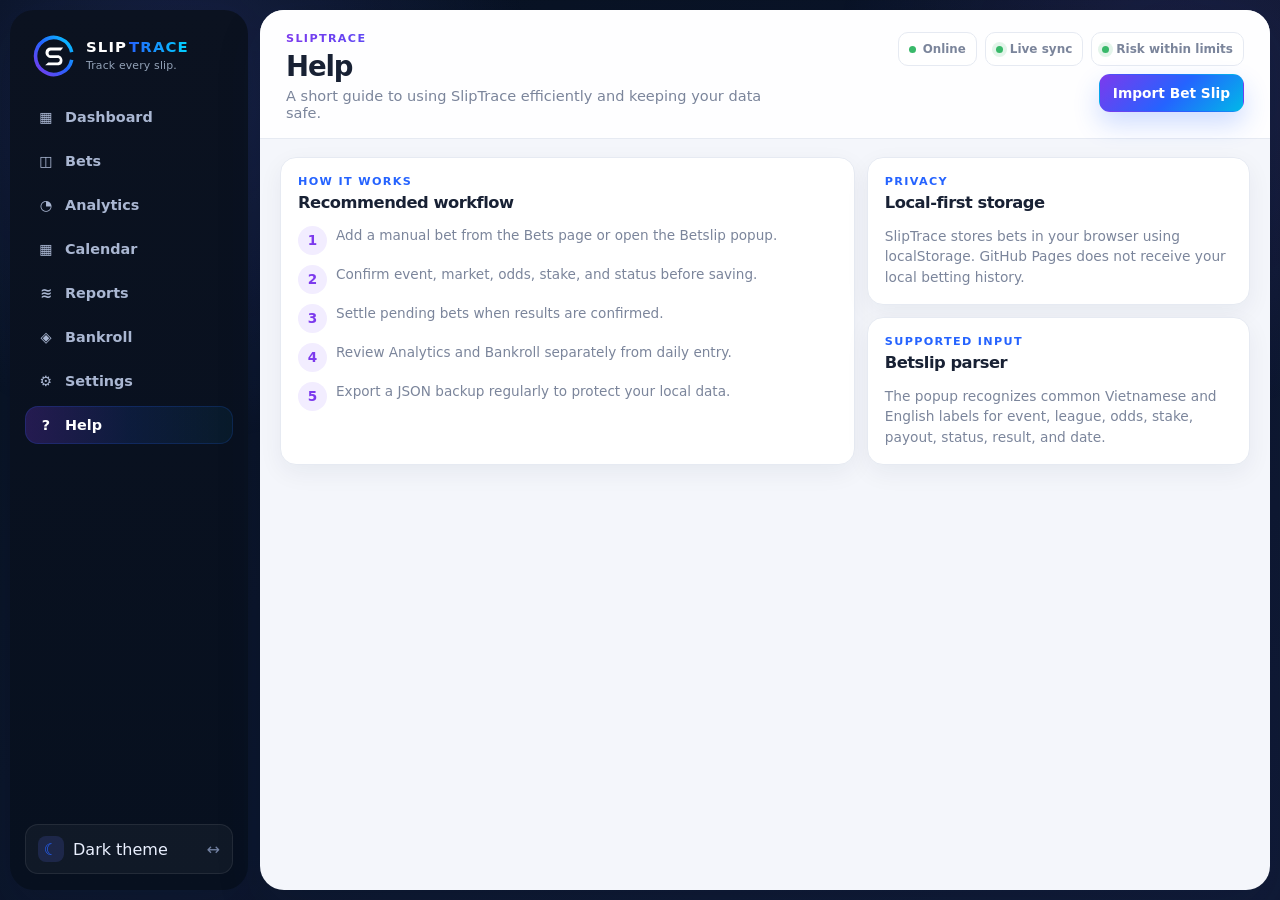
<file: help.html>
<!doctype html><html lang="en"><head><meta charset="utf-8"><meta name="viewport" content="width=device-width,initial-scale=1"><meta name="theme-color" content="#0b1220"><title>SlipTrace — Help</title><meta name="description" content="SlipTrace local-first betting tracker"><link rel="icon" href="assets/sliptrace-app-icon.svg" type="image/svg+xml"><link rel="stylesheet" href="dashboard.css"><link rel="stylesheet" href="sliptrace-brand.css?v=20260727-1"></head><body><div class="page-bg"></div><div class="app-frame"><aside class="sidebar" aria-label="Primary navigation"><div class="sidebar-brand"><img class="sidebar-brand__mark" src="assets/sliptrace-mark.svg" alt="SlipTrace"><div><div class="sidebar-brand__name"><span class="brand-slip">SLIP</span><span class="brand-trace">TRACE</span></div><div class="sidebar-brand__meta">Track every slip.</div></div></div><nav class="sidebar-nav"><a class="sidebar-link" data-nav href="index.html"><span class="sidebar-link__icon">▦</span><span>Dashboard</span></a><a class="sidebar-link" data-nav href="bets.html"><span class="sidebar-link__icon">◫</span><span>Bets</span></a><a class="sidebar-link" data-nav href="analytics.html"><span class="sidebar-link__icon">◔</span><span>Analytics</span></a><a class="sidebar-link" data-nav href="bankroll.html"><span class="sidebar-link__icon">◈</span><span>Bankroll</span></a><a class="sidebar-link" data-nav href="settings.html"><span class="sidebar-link__icon">⚙</span><span>Settings</span></a><a class="sidebar-link" data-nav href="help.html"><span class="sidebar-link__icon">?</span><span>Help</span></a></nav><div class="sidebar-footer"><button class="theme-toggle" data-theme-toggle type="button"><span class="theme-toggle__left"><span class="theme-toggle__icon" data-theme-icon>☾</span><span data-theme-label>Dark theme</span></span><span class="theme-toggle__arrow">↔</span></button></div></aside><div class="main-column"><header class="topbar"><div><p class="topbar-kicker">SlipTrace</p><h1>Help</h1><p class="topbar-subtitle">A short guide to using SlipTrace efficiently and keeping your data safe.</p></div><div class="topbar-actions"><a class="button primary" href="parser.html">Import Bet Slip</a></div></header><main class="app-shell"><section class="two-column"><article class="panel"><div class="panel-heading"><div><p class="panel-kicker">HOW IT WORKS</p><h2>Recommended workflow</h2></div></div><ol class="workflow-list"><li><span>1</span><div>Add a manual bet from the Bets page or open the Betslip popup.</div></li><li><span>2</span><div>Confirm event, market, odds, stake, and status before saving.</div></li><li><span>3</span><div>Settle pending bets when results are confirmed.</div></li><li><span>4</span><div>Review Analytics and Bankroll separately from daily entry.</div></li><li><span>5</span><div>Export a JSON backup regularly to protect your local data.</div></li></ol></article><aside class="stack"><section class="panel"><div class="panel-heading"><div><p class="panel-kicker">PRIVACY</p><h2>Local-first storage</h2></div></div><p class="panel-copy">SlipTrace stores bets in your browser using localStorage. GitHub Pages does not receive your local betting history.</p></section><section class="panel"><div class="panel-heading"><div><p class="panel-kicker">SUPPORTED INPUT</p><h2>Betslip parser</h2></div></div><p class="panel-copy">The popup recognizes common Vietnamese and English labels for event, league, odds, stake, payout, status, result, and date.</p></section></aside></section></main></div></div><div id="toast" class="toast" role="status" aria-live="polite"></div><script src="app-v3.js"></script><script src="parser-popup.js"></script></body></html>
</file>
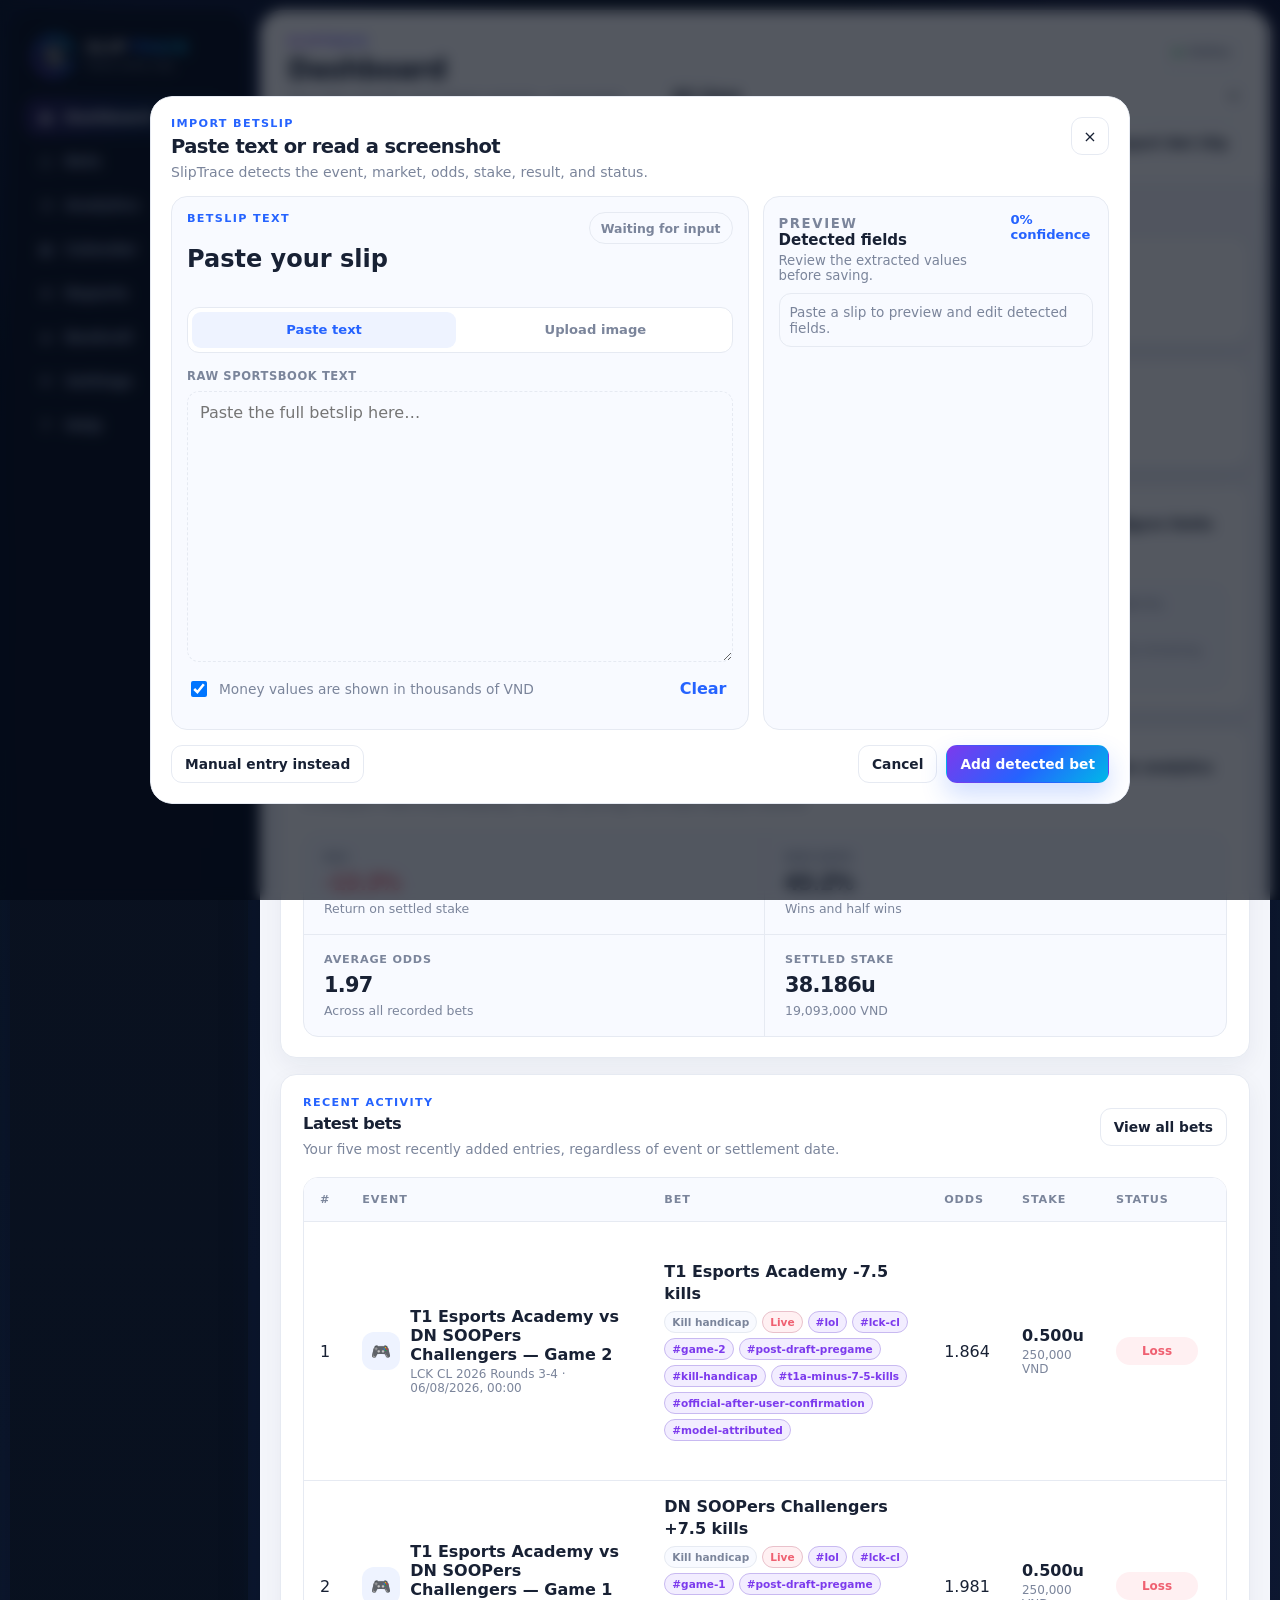
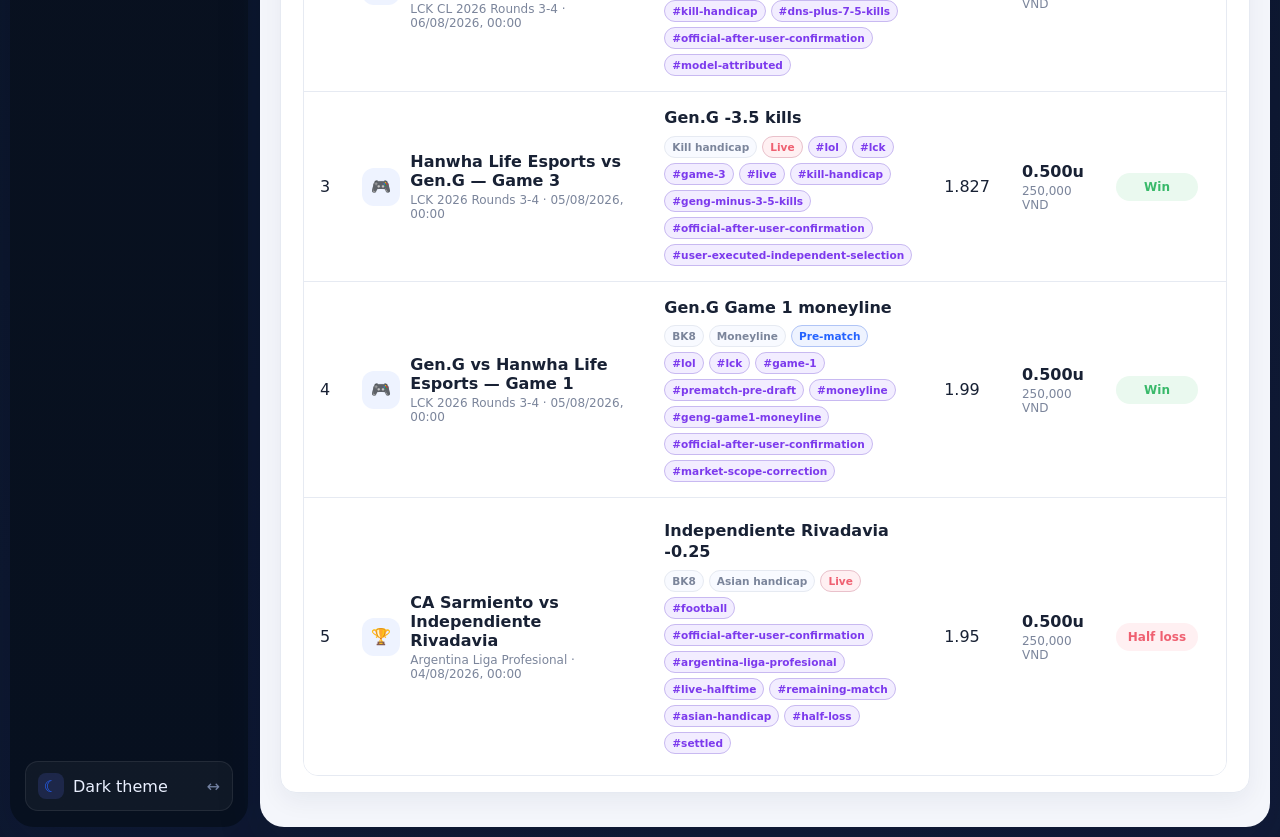
<file: parser.html>
<!doctype html><html lang="en"><head><meta charset="utf-8"><meta name="viewport" content="width=device-width,initial-scale=1"><meta http-equiv="refresh" content="0;url=index.html?parser=1"><title>SlipTrace — Import Bet Slip</title><link rel="icon" href="assets/sliptrace-app-icon.svg" type="image/svg+xml"><script>location.replace("index.html?parser=1");</script></head><body><p>Opening the SlipTrace betslip importer… <a href="index.html?parser=1">Continue</a></p></body></html>
</file>
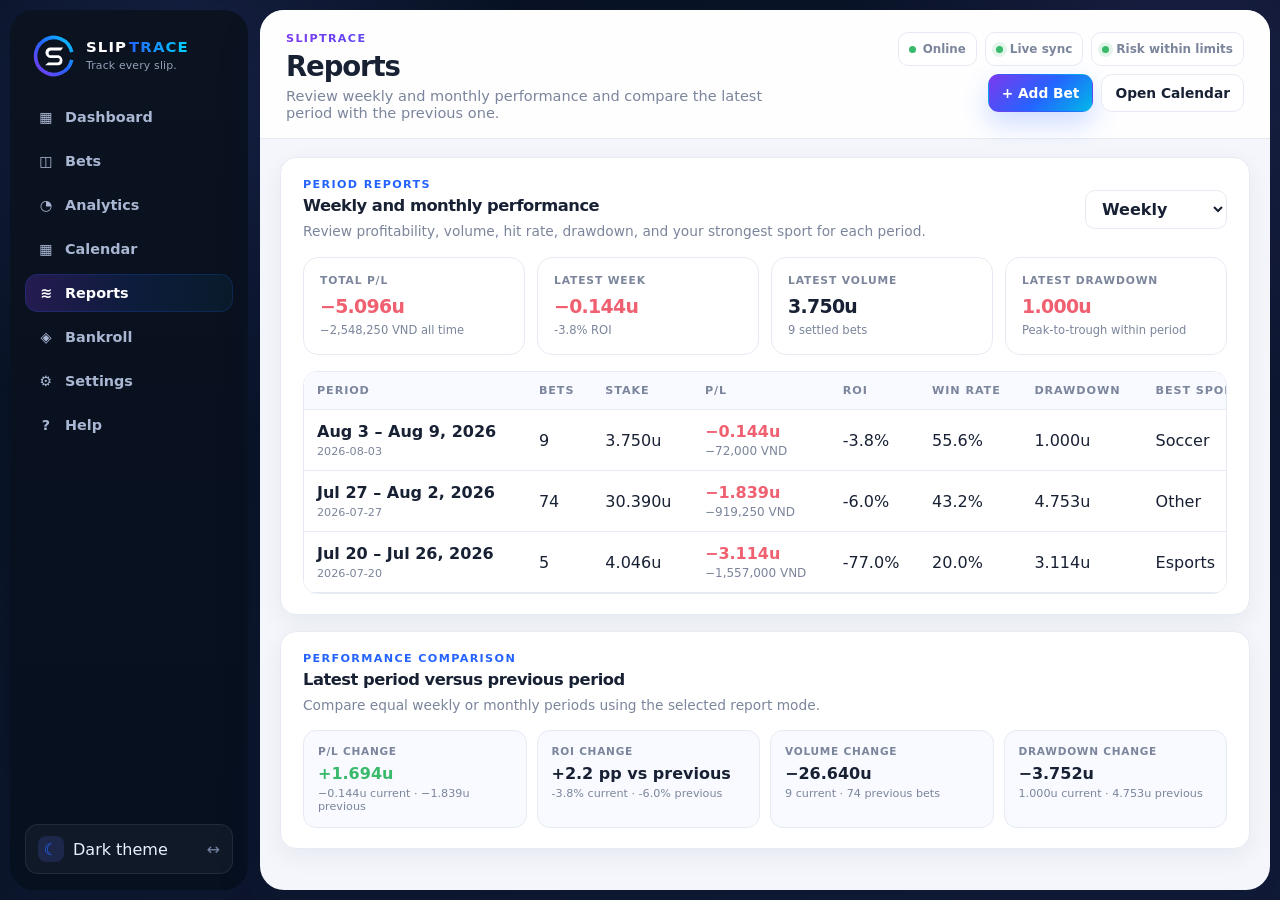
<file: reports.html>
<!doctype html>
<html lang="en">
<head>
  <meta charset="utf-8">
  <meta name="viewport" content="width=device-width,initial-scale=1">
  <meta name="theme-color" content="#0b1220">
  <title>SlipTrace — Reports</title>
  <meta name="description" content="SlipTrace weekly and monthly betting reports">
  <link rel="icon" href="assets/sliptrace-app-icon.svg" type="image/svg+xml">
  <link rel="stylesheet" href="dashboard.css">
  <link rel="stylesheet" href="sliptrace-brand.css?v=20260727-1">
</head>
<body class="reports-page">
  <div class="page-bg"></div>
  <div class="app-frame">
    <aside class="sidebar" aria-label="Primary navigation">
      <div class="sidebar-brand"><img class="sidebar-brand__mark" src="assets/sliptrace-mark.svg" alt="SlipTrace"><div><div class="sidebar-brand__name"><span class="brand-slip">SLIP</span><span class="brand-trace">TRACE</span></div><div class="sidebar-brand__meta">Track every slip.</div></div></div>
      <nav class="sidebar-nav">
        <a class="sidebar-link" data-nav href="index.html"><span class="sidebar-link__icon">▦</span><span>Dashboard</span></a>
        <a class="sidebar-link" data-nav href="bets.html"><span class="sidebar-link__icon">◫</span><span>Bets</span></a>
        <a class="sidebar-link" data-nav href="analytics.html"><span class="sidebar-link__icon">◔</span><span>Analytics</span></a>
        <a class="sidebar-link" data-nav href="calendar.html"><span class="sidebar-link__icon">▦</span><span>Calendar</span></a>
        <a class="sidebar-link" data-nav href="reports.html"><span class="sidebar-link__icon">≋</span><span>Reports</span></a>
        <a class="sidebar-link" data-nav href="bankroll.html"><span class="sidebar-link__icon">◈</span><span>Bankroll</span></a>
        <a class="sidebar-link" data-nav href="settings.html"><span class="sidebar-link__icon">⚙</span><span>Settings</span></a>
        <a class="sidebar-link" data-nav href="help.html"><span class="sidebar-link__icon">?</span><span>Help</span></a>
      </nav>
      <div class="sidebar-footer"><button class="theme-toggle" data-theme-toggle type="button"><span class="theme-toggle__left"><span class="theme-toggle__icon" data-theme-icon>☾</span><span data-theme-label>Dark theme</span></span><span class="theme-toggle__arrow">↔</span></button></div>
    </aside>
    <div class="main-column">
      <header class="topbar"><div><p class="topbar-kicker">SlipTrace</p><h1>Reports</h1><p class="topbar-subtitle">Review weekly and monthly performance and compare the latest period with the previous one.</p></div><div class="topbar-actions"><a class="button primary" href="bets.html?add=1">+ Add Bet</a><a class="button secondary" href="calendar.html">Open Calendar</a></div></header>
      <main id="reportsRoot" class="app-shell"></main>
    </div>
  </div>
  <div id="toast" class="toast" role="status" aria-live="polite"></div>
  <script src="app-v3.js"></script>
  <script src="parser-popup.js"></script>
</body>
</html>
</file>
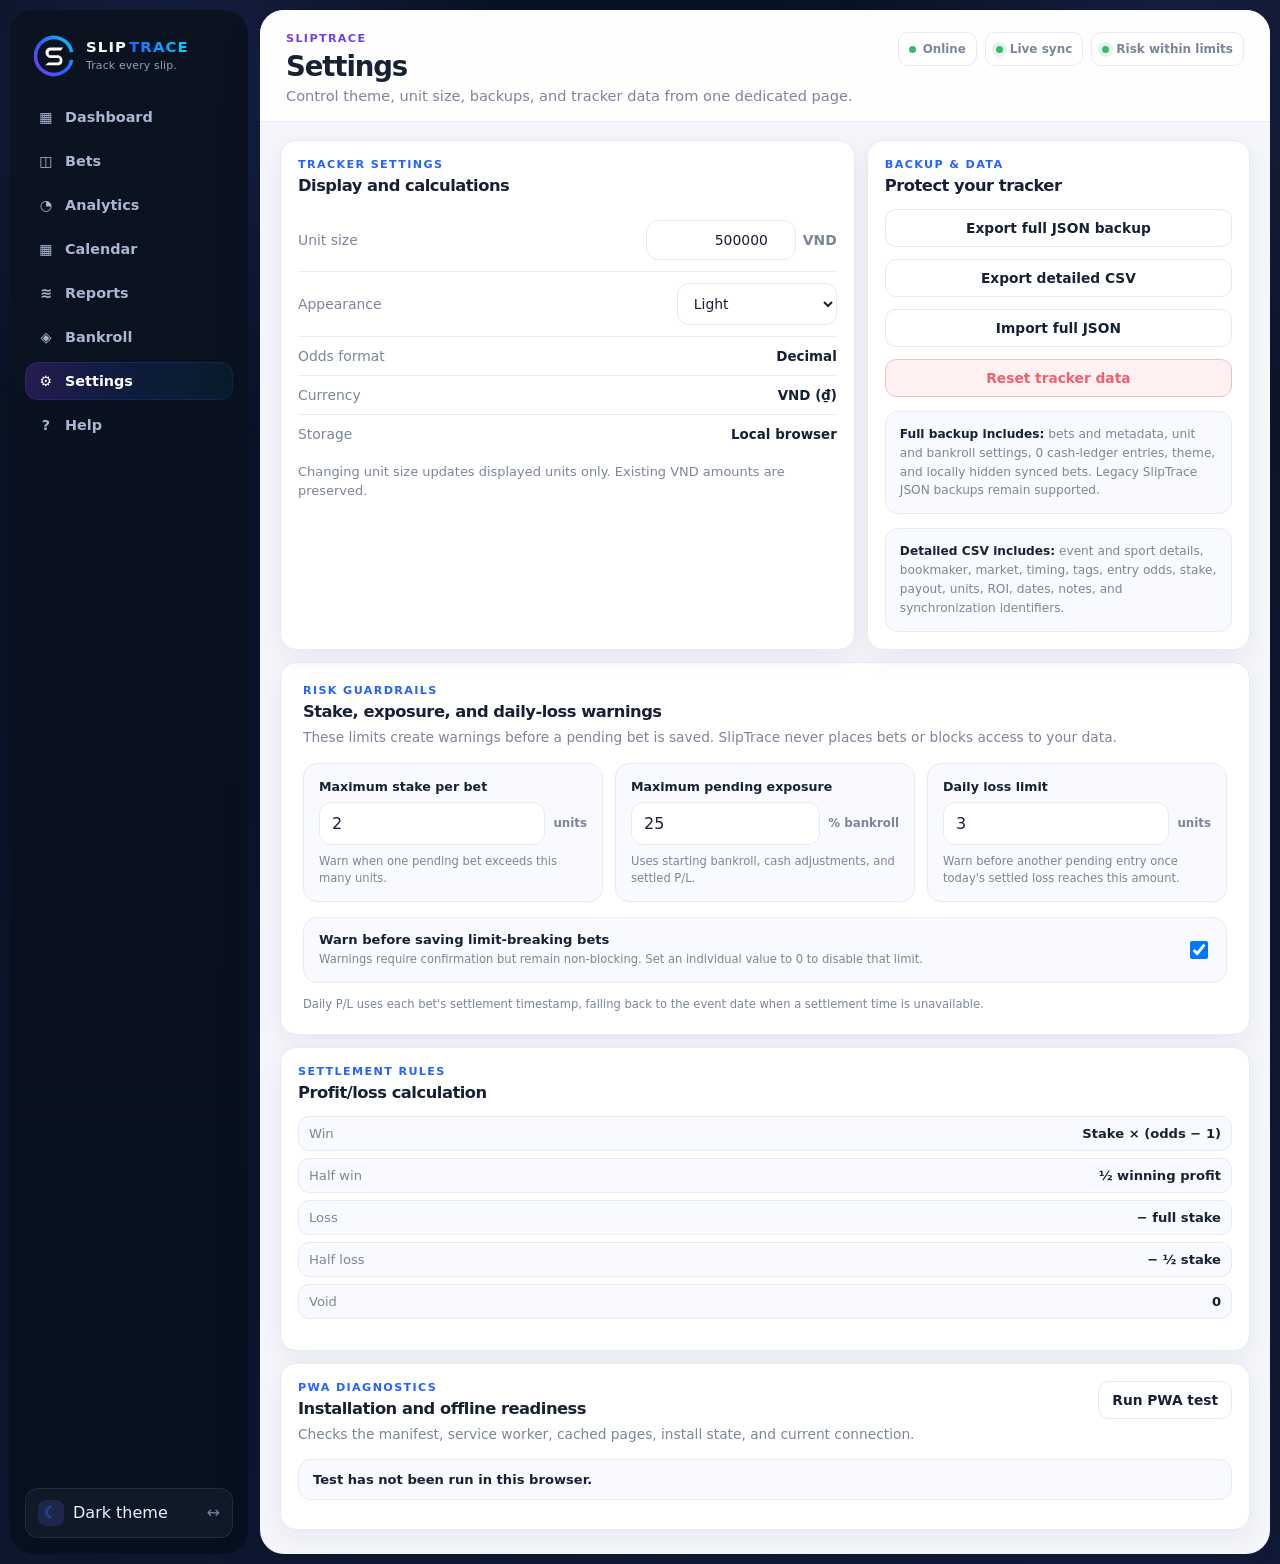
<file: settings.html>
<!doctype html><html lang="en"><head><meta charset="utf-8"><meta name="viewport" content="width=device-width,initial-scale=1"><meta name="theme-color" content="#0b1220"><title>SlipTrace — Settings</title><meta name="description" content="SlipTrace local-first betting tracker"><link rel="icon" href="assets/sliptrace-app-icon.svg" type="image/svg+xml"><link rel="stylesheet" href="dashboard.css"><link rel="stylesheet" href="sliptrace-brand.css?v=20260727-1"></head><body><div class="page-bg"></div><div class="app-frame"><aside class="sidebar" aria-label="Primary navigation"><div class="sidebar-brand"><img class="sidebar-brand__mark" src="assets/sliptrace-mark.svg" alt="SlipTrace"><div><div class="sidebar-brand__name"><span class="brand-slip">SLIP</span><span class="brand-trace">TRACE</span></div><div class="sidebar-brand__meta">Track every slip.</div></div></div><nav class="sidebar-nav"><a class="sidebar-link" data-nav href="index.html"><span class="sidebar-link__icon">▦</span><span>Dashboard</span></a><a class="sidebar-link" data-nav href="bets.html"><span class="sidebar-link__icon">◫</span><span>Bets</span></a><a class="sidebar-link" data-nav href="analytics.html"><span class="sidebar-link__icon">◔</span><span>Analytics</span></a><a class="sidebar-link" data-nav href="bankroll.html"><span class="sidebar-link__icon">◈</span><span>Bankroll</span></a><a class="sidebar-link" data-nav href="settings.html"><span class="sidebar-link__icon">⚙</span><span>Settings</span></a><a class="sidebar-link" data-nav href="help.html"><span class="sidebar-link__icon">?</span><span>Help</span></a></nav><div class="sidebar-footer"><button class="theme-toggle" data-theme-toggle type="button"><span class="theme-toggle__left"><span class="theme-toggle__icon" data-theme-icon>☾</span><span data-theme-label>Dark theme</span></span><span class="theme-toggle__arrow">↔</span></button></div></aside><div class="main-column"><header class="topbar"><div><p class="topbar-kicker">SlipTrace</p><h1>Settings</h1><p class="topbar-subtitle">Control theme, unit size, backups, and tracker data from one dedicated page.</p></div><div class="topbar-actions"></div></header><main class="app-shell"><section class="two-column"><article class="panel"><div class="panel-heading"><div><p class="panel-kicker">TRACKER SETTINGS</p><h2>Display and calculations</h2></div></div><div class="settings-list"><div class="settings-row"><span>Unit size</span><label class="settings-input-wrap"><input id="unitValue" type="number" min="1" step="1000" value="500000"><em>VND</em></label></div><div class="settings-row"><span>Appearance</span><select id="themeSelect" style="width:160px"><option value="light">Light</option><option value="dark">Dark</option></select></div><div class="settings-row"><span>Odds format</span><strong>Decimal</strong></div><div class="settings-row"><span>Currency</span><strong>VND (₫)</strong></div><div class="settings-row"><span>Storage</span><strong>Local browser</strong></div></div><p class="helper-text">Changing unit size updates displayed units only. Existing VND amounts are preserved.</p></article><aside class="panel"><div class="panel-heading"><div><p class="panel-kicker">BACKUP & DATA</p><h2>Protect your tracker</h2></div></div><div class="stack"><button class="button secondary" data-export-json type="button">Export JSON backup</button><button class="button secondary" data-export-csv type="button">Export CSV</button><label class="button secondary file-button">Import JSON<input id="importJsonInput" type="file" accept="application/json,.json"></label><button class="button soft-danger" data-reset-data type="button">Reset tracker data</button></div></aside></section><section class="panel" style="margin-top:12px"><div class="panel-heading"><div><p class="panel-kicker">SETTLEMENT RULES</p><h2>Profit/loss calculation</h2></div></div><div class="rule-list"><div><span>Win</span><strong>Stake × (odds − 1)</strong></div><div><span>Half win</span><strong>½ winning profit</strong></div><div><span>Loss</span><strong>− full stake</strong></div><div><span>Half loss</span><strong>− ½ stake</strong></div><div><span>Void</span><strong>0</strong></div></div></section></main></div></div><div id="toast" class="toast" role="status" aria-live="polite"></div><script src="app-v3.js"></script><script src="parser-popup.js"></script></body></html>
</file>
<file: dashboard.css>
:root {
  color-scheme: light;
  --outer: #07111f;
  --nav: #091327;
  --nav-2: #0c1830;
  --canvas: #f4f6fb;
  --panel: #ffffff;
  --panel-soft: #f8faff;
  --text: #182134;
  --muted: #7b859b;
  --line: #e6eaf2;
  --blue: #6674ff;
  --purple: #8a6cff;
  --cyan: #38bdf8;
  --green: #39b96a;
  --red: #ef6071;
  --amber: #dfa02e;
  --blue-soft: #eef3ff;
  --green-soft: #eaf9ef;
  --red-soft: #fff0f2;
  --amber-soft: #fff6e7;
  --purple-soft: #f2edff;
  --shadow: 0 18px 48px rgba(18, 31, 67, 0.12);
  --shadow-soft: 0 8px 24px rgba(25, 39, 75, 0.06);
}

:root[data-theme="dark"] {
  color-scheme: dark;
  --canvas: #101827;
  --panel: #151f30;
  --panel-soft: #111a29;
  --text: #edf3ff;
  --muted: #93a0b8;
  --line: #27344a;
  --blue-soft: #1d2b4c;
  --green-soft: #163528;
  --red-soft: #3b2028;
  --amber-soft: #392f1f;
  --purple-soft: #292141;
  --shadow: 0 20px 50px rgba(0, 0, 0, 0.32);
  --shadow-soft: 0 10px 26px rgba(0, 0, 0, 0.22);
}

* { box-sizing: border-box; }
html { scroll-behavior: smooth; }
body {
  margin: 0;
  min-width: 320px;
  min-height: 100vh;
  font-family: Inter, ui-sans-serif, system-ui, -apple-system, BlinkMacSystemFont, "Segoe UI", sans-serif;
  color: var(--text);
  background: linear-gradient(145deg, #07111f, #101a36);
}
button, input, select, textarea { font: inherit; }
button { cursor: pointer; }
a { color: inherit; }
.page-bg {
  position: fixed;
  inset: 0;
  pointer-events: none;
  background:
    radial-gradient(circle at 14% 10%, rgba(102, 116, 255, .16), transparent 26%),
    radial-gradient(circle at 92% 8%, rgba(138, 108, 255, .12), transparent 24%);
}

.app-frame {
  position: relative;
  display: grid;
  grid-template-columns: 238px minmax(0, 1fr);
  gap: 12px;
  min-height: 100vh;
  padding: 10px;
}
.sidebar {
  display: flex;
  flex-direction: column;
  padding: 20px 15px 16px;
  border-radius: 24px;
  background: linear-gradient(180deg, var(--nav), var(--nav-2));
  color: #f7f9ff;
  box-shadow: var(--shadow);
}
.sidebar-brand { display: flex; align-items: center; gap: 11px; padding: 4px 7px 20px; }
.sidebar-brand__mark { width: 40px; height: 40px; border-radius: 12px; }
.sidebar-brand__name { font-size: 1.05rem; font-weight: 850; letter-spacing: -.04em; }
.sidebar-brand__name span { color: #dfe5ff; }
.sidebar-brand__meta { margin-top: 2px; color: #7f8dad; font-size: .74rem; }
.sidebar-nav { display: grid; gap: 6px; }
.sidebar-link {
  display: flex;
  align-items: center;
  gap: 10px;
  padding: 11px 12px;
  border-radius: 13px;
  color: #aab7d2;
  text-decoration: none;
  font-size: .9rem;
  font-weight: 650;
  transition: .18s;
}
.sidebar-link:hover { color: #fff; background: rgba(255, 255, 255, .06); transform: translateX(2px); }
.sidebar-link.is-active {
  color: #fff;
  background: linear-gradient(90deg, rgba(102, 116, 255, .25), rgba(102, 116, 255, .08));
  box-shadow: inset 0 0 0 1px rgba(120, 132, 255, .14);
}
.sidebar-link__icon { display: grid; place-items: center; width: 18px; }
.sidebar-footer { margin-top: auto; padding-top: 16px; }
.theme-toggle {
  width: 100%;
  display: flex;
  align-items: center;
  justify-content: space-between;
  gap: 9px;
  padding: 11px 12px;
  border: 1px solid rgba(255, 255, 255, .08);
  border-radius: 13px;
  background: rgba(255, 255, 255, .04);
  color: #eaf0ff;
}
.theme-toggle__left { display: flex; align-items: center; gap: 9px; }
.theme-toggle__icon {
  display: grid;
  place-items: center;
  width: 26px;
  height: 26px;
  border-radius: 8px;
  background: rgba(102, 116, 255, .16);
  color: #b8c2ff;
}
.theme-toggle__arrow { color: #7382a3; }

.main-column {
  overflow: hidden;
  border-radius: 24px;
  background: var(--canvas);
  box-shadow: var(--shadow);
}
.topbar {
  display: flex;
  justify-content: space-between;
  align-items: flex-start;
  gap: 18px;
  padding: 22px 26px 17px;
  border-bottom: 1px solid var(--line);
  background: color-mix(in srgb, var(--panel) 94%, transparent);
}
.topbar-kicker, .panel-kicker {
  margin: 0 0 5px;
  color: var(--blue);
  font-size: .7rem;
  font-weight: 850;
  letter-spacing: .12em;
  text-transform: uppercase;
}
.topbar h1 { margin: 3px 0 5px; font-size: 1.72rem; letter-spacing: -.04em; }
.topbar-subtitle { margin: 0; max-width: 680px; color: var(--muted); font-size: .91rem; }
.topbar-actions { display: flex; flex-wrap: wrap; justify-content: flex-end; gap: 8px; }
.avatar-pill { display: grid; place-items: center; width: 36px; height: 36px; border-radius: 50%; background: #151d31; color: #fff; font-weight: 800; }
.app-shell { padding: 18px 20px 24px; }

.button {
  display: inline-flex;
  align-items: center;
  justify-content: center;
  min-height: 38px;
  padding: 9px 13px;
  border: 1px solid transparent;
  border-radius: 11px;
  background: var(--panel);
  color: var(--text);
  text-decoration: none;
  font-size: .86rem;
  font-weight: 750;
  transition: .18s;
}
.button:hover { transform: translateY(-1px); }
.button.primary { color: #fff; background: linear-gradient(135deg, var(--blue), var(--purple)); box-shadow: 0 10px 22px rgba(102, 116, 255, .2); }
.button.secondary, .button.subtle, .button.soft-danger { border-color: var(--line); }
.button.secondary { background: var(--panel); color: var(--text); }
.button.subtle { background: var(--panel-soft); color: var(--muted); }
.button.soft-danger { background: var(--red-soft); color: var(--red); border-color: color-mix(in srgb, var(--red) 28%, var(--line)); }
.file-button { position: relative; overflow: hidden; }
.file-button input { position: absolute; inset: 0; opacity: 0; cursor: pointer; }

.summary-grid { display: grid; grid-template-columns: repeat(4, minmax(0, 1fr)); gap: 12px; margin-bottom: 12px; }
.summary-card {
  display: flex;
  align-items: center;
  gap: 12px;
  padding: 16px;
  border: 1px solid var(--line);
  border-radius: 16px;
  background: var(--panel);
  box-shadow: var(--shadow-soft);
}
.summary-icon { display: grid; place-items: center; width: 45px; height: 45px; flex: 0 0 45px; border-radius: 13px; font-weight: 850; }
.summary-icon--danger { background: var(--red-soft); color: var(--red); }
.summary-icon--warning { background: var(--amber-soft); color: var(--amber); }
.summary-icon--blue { background: var(--blue-soft); color: #4b9bff; }
.summary-icon--purple { background: var(--purple-soft); color: var(--purple); }
.summary-label { margin-bottom: 5px; color: var(--muted); font-size: .68rem; font-weight: 850; letter-spacing: .1em; text-transform: uppercase; }
.summary-card strong { display: block; font-size: 1.28rem; line-height: 1.05; letter-spacing: -.04em; }
.summary-card small { display: block; margin-top: 4px; color: var(--muted); font-size: .82rem; }
.positive { color: var(--green) !important; }
.negative { color: var(--red) !important; }
.neutral-text { color: var(--muted) !important; }

.dashboard-clean-grid { display: grid; grid-template-columns: minmax(0, 1.45fr) minmax(300px, .8fr); gap: 12px; }
.stack { display: grid; gap: 12px; }
.panel {
  padding: 17px;
  border: 1px solid var(--line);
  border-radius: 16px;
  background: var(--panel);
  box-shadow: var(--shadow-soft);
}
.panel-heading { display: flex; justify-content: space-between; align-items: flex-start; gap: 12px; margin-bottom: 14px; }
.panel h2 { margin: 0; font-size: 1.02rem; letter-spacing: -.03em; }
.panel-copy { margin: 6px 0 0; color: var(--muted); font-size: .86rem; line-height: 1.48; }
.quick-actions { display: grid; grid-template-columns: repeat(2, minmax(0, 1fr)); gap: 10px; }
.quick-action {
  display: flex;
  gap: 11px;
  align-items: center;
  min-height: 82px;
  padding: 13px;
  border: 1px solid var(--line);
  border-radius: 14px;
  background: var(--panel-soft);
  text-decoration: none;
  transition: .18s;
}
.quick-action:hover { transform: translateY(-2px); border-color: color-mix(in srgb, var(--blue) 35%, var(--line)); }
.quick-action__icon { display: grid; place-items: center; width: 38px; height: 38px; flex: 0 0 38px; border-radius: 11px; background: var(--blue-soft); color: var(--blue); font-weight: 900; }
.quick-action strong { display: block; font-size: .9rem; }
.quick-action small { display: block; margin-top: 3px; color: var(--muted); font-size: .75rem; line-height: 1.35; }
.mini-metrics { display: grid; grid-template-columns: repeat(2, minmax(0, 1fr)); gap: 9px; }
.mini-metric { padding: 13px; border: 1px solid var(--line); border-radius: 13px; background: var(--panel-soft); }
.mini-metric span { display: block; color: var(--muted); font-size: .72rem; font-weight: 750; }
.mini-metric strong { display: block; margin-top: 6px; font-size: 1.08rem; }

.page-grid { display: grid; gap: 12px; }
.two-column { display: grid; grid-template-columns: minmax(0, 1.2fr) minmax(300px, .8fr); gap: 12px; }
.three-column { display: grid; grid-template-columns: repeat(3, minmax(0, 1fr)); gap: 12px; }
.workspace-grid { display: grid; grid-template-columns: minmax(0, 1.35fr) minmax(300px, .8fr); gap: 12px; }

.status-chip { display: inline-flex; align-items: center; justify-content: center; min-height: 32px; padding: 0 11px; border: 1px solid var(--line); border-radius: 999px; background: var(--panel-soft); color: var(--muted); font-size: .78rem; font-weight: 750; white-space: nowrap; }
.status-chip.success { background: var(--green-soft); color: var(--green); }
.status-chip.warning { background: var(--amber-soft); color: var(--amber); }
.upload-zone { padding: 14px; border: 1.5px dashed color-mix(in srgb, var(--muted) 30%, var(--line)); border-radius: 15px; background: var(--panel-soft); }
.field-label { display: inline-block; margin-bottom: 8px; color: var(--muted); font-size: .72rem; font-weight: 800; letter-spacing: .05em; text-transform: uppercase; }
textarea, input[type="search"], input[type="number"], input[type="text"], input[type="datetime-local"], select {
  width: 100%;
  padding: 11px 12px;
  border: 1px solid var(--line);
  border-radius: 12px;
  background: var(--panel);
  color: var(--text);
  outline: none;
  transition: .18s;
}
textarea { min-height: 168px; resize: vertical; background: transparent; border-style: dashed; }
textarea:focus, input:focus, select:focus { border-color: rgba(102, 116, 255, .58); box-shadow: 0 0 0 4px rgba(102, 116, 255, .1); }
.option-row, .button-row, .dialog-actions { display: flex; align-items: center; justify-content: space-between; gap: 10px; }
.option-row { margin: 12px 0 14px; flex-wrap: wrap; }
.switch-row { display: flex; align-items: center; gap: 9px; color: var(--muted); font-size: .86rem; }
.switch-row input { width: 16px; height: 16px; }
.text-button { border: 0; background: transparent; color: var(--blue); font-weight: 750; }
.detected-card { padding: 14px; border: 1px solid var(--line); border-radius: 15px; background: var(--panel); }
.detected-header { display: flex; justify-content: space-between; gap: 10px; margin-bottom: 10px; }
.detected-header h3 { margin: 0; font-size: .94rem; }
.detected-header p { margin: 4px 0 0; color: var(--muted); font-size: .83rem; }
.detected-header span { color: var(--blue); font-size: .82rem; font-weight: 750; }
.detected-grid { display: grid; grid-template-columns: repeat(2, minmax(0, 1fr)); gap: 9px; margin: 0; }
.detected-grid > div { padding: 10px; border: 1px solid var(--line); border-radius: 12px; background: var(--panel-soft); }
.detected-grid dt { margin-bottom: 3px; color: var(--muted); font-size: .66rem; font-weight: 850; letter-spacing: .08em; text-transform: uppercase; }
.detected-grid dd { margin: 0; font-size: .86rem; font-weight: 650; line-height: 1.42; word-break: break-word; }
.detected-placeholder { grid-column: 1 / -1; color: var(--muted); font-size: .85rem; }
.parser-actions { margin-top: 12px; }

.settings-list { display: grid; }
.settings-row { display: flex; align-items: center; justify-content: space-between; gap: 12px; padding: 11px 0; border-bottom: 1px solid var(--line); color: var(--muted); font-size: .87rem; }
.settings-row:last-child { border-bottom: 0; }
.settings-row strong { color: var(--text); font-size: .84rem; text-align: right; }
.settings-input-wrap { display: flex; align-items: center; gap: 7px; }
.settings-input-wrap input { width: 150px; text-align: right; }
.settings-input-wrap em { color: var(--muted); font-style: normal; font-weight: 700; }
.helper-text { margin: 10px 0 0; color: var(--muted); font-size: .81rem; line-height: 1.45; }
.rule-list { display: grid; gap: 7px; margin: 14px 0; }
.rule-list div { display: flex; justify-content: space-between; gap: 10px; padding: 9px 10px; border: 1px solid var(--line); border-radius: 11px; background: var(--panel-soft); color: var(--muted); font-size: .82rem; }
.rule-list strong { color: var(--text); }
.workflow-list { display: grid; gap: 10px; margin: 0; padding: 0; list-style: none; }
.workflow-list li { display: grid; grid-template-columns: 29px 1fr; gap: 9px; align-items: start; color: var(--muted); font-size: .85rem; line-height: 1.45; }
.workflow-list li > span { display: grid; place-items: center; width: 29px; height: 29px; border-radius: 50%; background: var(--purple-soft); color: var(--purple); font-weight: 850; }

.table-panel { padding-bottom: 12px; }
.table-toolbar { display: flex; justify-content: space-between; align-items: flex-start; gap: 14px; margin-bottom: 12px; }
.filters { display: flex; flex-wrap: wrap; justify-content: flex-end; gap: 8px; }
.search-field { min-width: 260px; flex: 1 1 260px; }
.filter-field { min-width: 140px; }
.table-wrap { overflow: auto; border: 1px solid var(--line); border-radius: 14px; background: var(--panel); }
.table-wrap table { width: 100%; min-width: 960px; border-collapse: collapse; }
th, td { padding: 12px 13px; border-bottom: 1px solid var(--line); text-align: left; vertical-align: middle; }
th { position: sticky; top: 0; z-index: 1; background: var(--panel-soft); color: var(--muted); font-size: .7rem; font-weight: 850; letter-spacing: .08em; text-transform: uppercase; }
tbody tr:hover { background: color-mix(in srgb, var(--panel-soft) 70%, transparent); }
td strong { font-weight: 750; }
td small { display: block; margin-top: 3px; color: var(--muted); font-size: .75rem; }
.status-pill { display: inline-flex; align-items: center; justify-content: center; min-width: 82px; min-height: 28px; padding: 0 9px; border-radius: 999px; font-size: .75rem; font-weight: 850; }
.status-pill.pending { background: var(--amber-soft); color: var(--amber); }
.status-pill.win, .status-pill.half-win { background: var(--green-soft); color: var(--green); }
.status-pill.loss, .status-pill.half-loss { background: var(--red-soft); color: var(--red); }
.status-pill.void { background: var(--blue-soft); color: var(--muted); }
.row-actions { display: flex; justify-content: flex-end; gap: 6px; }
.row-actions button { padding: 7px 9px; border: 1px solid var(--line); border-radius: 9px; background: var(--panel); color: var(--muted); font-size: .75rem; font-weight: 750; }
.row-actions button[data-action="delete"] { color: var(--red); }
.empty-state { margin: 12px 4px 0; color: var(--muted); }
.event-cell { display: grid; grid-template-columns: 38px minmax(0, 1fr); align-items: center; gap: 10px; min-width: 220px; }
.event-copy strong { display: block; }
.event-copy small { color: var(--muted); }
.sport-mark { display: grid; place-items: center; width: 38px; height: 38px; border-radius: 12px; background: var(--blue-soft); font-size: 1rem; }
.sport-mark::before { content: "🏆"; }
.sport-mark--esports::before { content: "🎮"; }
.sport-mark--soccer::before { content: "⚽"; }
.sport-mark--basketball::before { content: "🏀"; }
.sport-mark--baseball::before { content: "⚾"; }
.sport-mark--hockey::before { content: "🏒"; }
.sport-mark--tennis::before { content: "🎾"; }
.sport-mark--american-football::before { content: "🏈"; }
.sport-mark--combat::before { content: "🥊"; }
.sport-mark--cricket::before { content: "🏏"; }
.sport-mark--motorsport::before { content: "🏎️"; }
.sport-inline { display: inline-flex; align-items: center; gap: 9px; }
.sport-inline .sport-mark { width: 31px; height: 31px; border-radius: 9px; font-size: .85rem; }

.bankroll-hero { display: grid; grid-template-columns: repeat(3, minmax(0, 1fr)); gap: 12px; }
.bankroll-card { padding: 18px; border: 1px solid var(--line); border-radius: 16px; background: var(--panel); box-shadow: var(--shadow-soft); }
.bankroll-card span { display: block; color: var(--muted); font-size: .74rem; font-weight: 750; text-transform: uppercase; letter-spacing: .08em; }
.bankroll-card strong { display: block; margin-top: 8px; font-size: 1.34rem; }
.notice { padding: 13px 14px; border: 1px solid var(--line); border-radius: 13px; background: var(--blue-soft); color: var(--muted); font-size: .86rem; line-height: 1.5; }

#manualDialog { width: min(720px, calc(100vw - 24px)); padding: 0; border: 0; border-radius: 20px; background: transparent; }
#manualDialog::backdrop { background: rgba(7, 13, 25, .56); backdrop-filter: blur(5px); }
#manualForm { padding: 20px; border: 1px solid var(--line); border-radius: 20px; background: var(--panel); box-shadow: var(--shadow); }
.dialog-heading { display: flex; align-items: center; justify-content: space-between; gap: 12px; margin-bottom: 14px; }
.icon-button { display: grid; place-items: center; width: 38px; height: 38px; border: 1px solid var(--line); border-radius: 11px; background: var(--panel); color: var(--text); }
.form-grid { display: grid; grid-template-columns: repeat(2, minmax(0, 1fr)); gap: 12px; }
.form-grid label { display: grid; gap: 7px; color: var(--muted); font-size: .84rem; font-weight: 650; }
.full-width { grid-column: 1 / -1; }
.dialog-actions { margin-top: 16px; justify-content: flex-end; }
.toast { position: fixed; right: 18px; bottom: 18px; z-index: 20; max-width: min(360px, calc(100vw - 36px)); padding: 12px 14px; border-radius: 12px; background: #151d31; color: #fff; box-shadow: var(--shadow); opacity: 0; transform: translateY(10px); pointer-events: none; transition: .2s; }
.toast.show { opacity: 1; transform: translateY(0); }
.visually-hidden { position: absolute; width: 1px; height: 1px; padding: 0; margin: -1px; overflow: hidden; clip: rect(0, 0, 0, 0); border: 0; }

@media (max-width: 1280px) {
  .summary-grid { grid-template-columns: repeat(2, minmax(0, 1fr)); }
  .three-column { grid-template-columns: repeat(2, minmax(0, 1fr)); }
}
@media (max-width: 1050px) {
  .app-frame { grid-template-columns: 1fr; }
  .sidebar-nav { grid-template-columns: repeat(auto-fit, minmax(130px, 1fr)); }
  .topbar, .table-toolbar { flex-direction: column; }
  .topbar-actions, .filters { width: 100%; justify-content: flex-start; }
  .dashboard-clean-grid, .two-column, .workspace-grid { grid-template-columns: 1fr; }
}
@media (max-width: 700px) {
  .app-frame { padding: 0; gap: 0; }
  .sidebar, .main-column { border-radius: 0; }
  .topbar, .app-shell { padding-left: 14px; padding-right: 14px; }
  .summary-grid, .three-column, .bankroll-hero, .detected-grid, .form-grid, .quick-actions, .mini-metrics { grid-template-columns: 1fr; }
  .full-width { grid-column: auto; }
  .button, .search-field, .filter-field { width: 100%; }
  .button-row, .option-row, .dialog-actions { flex-direction: column; align-items: stretch; }
}
</file>
<file: sliptrace-brand.css>
:root {
  --sliptrace-violet: #7c3aed;
  --sliptrace-blue: #2563ff;
  --sliptrace-cyan: #00d4ff;
  --sliptrace-navy: #0b1220;
  --sliptrace-deep-navy: #07101f;
  --sliptrace-slate: #94a3b8;
  --blue: #2563ff;
  --blue-2: #3b82f6;
  --purple: #7c3aed;
  --cyan: #00d4ff;
  --nav: #0b1220;
  --nav-2: #07101f;
}

:root[data-theme="dark"] {
  --canvas: #0b1220;
  --panel: #111a2b;
  --panel-soft: #0d1728;
  --text: #f8fafc;
  --muted: #94a3b8;
  --line: #26344c;
  --blue-soft: #17254b;
  --purple-soft: #291c48;
}

.sidebar {
  background: linear-gradient(180deg, #0b1220 0%, #07101f 100%);
}

.sidebar-brand {
  display: block;
  padding: 4px 7px 20px;
}

.sidebar-brand__home {
  display: flex !important;
  align-items: center;
  gap: 10px;
  width: 100%;
  min-width: 0;
  color: inherit;
  text-decoration: none;
}

.sidebar-brand__mark {
  display: block;
  width: 44px !important;
  height: 44px !important;
  flex: 0 0 44px;
  border-radius: 0 !important;
  object-fit: contain;
  box-shadow: none !important;
}

.sidebar-brand__copy {
  min-width: 0;
}

.sidebar-brand__name {
  display: flex;
  align-items: baseline;
  gap: 2px;
  font-size: .93rem;
  font-weight: 700;
  letter-spacing: .075em;
  line-height: 1;
  text-transform: uppercase;
  white-space: nowrap;
}

.sidebar-brand__name .brand-slip {
  color: #fff;
}

.sidebar-brand__name .brand-trace {
  background: linear-gradient(90deg, #2563ff 0%, #00d4ff 100%);
  -webkit-background-clip: text;
  background-clip: text;
  color: transparent;
}

.sidebar-brand__meta {
  margin-top: 5px;
  color: #94a3b8;
  font-size: .68rem;
  letter-spacing: .015em;
  line-height: 1.2;
  white-space: nowrap;
}

.sidebar-brand img[src*="edgelog" i],
.sidebar-brand img:not(.sidebar-brand__mark) {
  display: none !important;
}

.topbar-kicker,
.panel-kicker {
  color: #2563ff;
}

.topbar-kicker {
  background: linear-gradient(90deg, #7c3aed, #2563ff, #00d4ff);
  -webkit-background-clip: text;
  background-clip: text;
  color: transparent;
}

.button.primary {
  background: linear-gradient(135deg, #7c3aed 0%, #2563ff 52%, #00b8e8 100%);
  box-shadow: 0 12px 26px rgba(37, 99, 255, .22);
}

.sidebar-link.is-active {
  background: linear-gradient(90deg, rgba(124, 58, 237, .24), rgba(37, 99, 255, .13), rgba(0, 212, 255, .05));
  box-shadow: inset 0 0 0 1px rgba(37, 99, 255, .18);
}

.theme-toggle__icon,
.quick-action__icon,
.summary-icon--blue {
  color: #2563ff;
}

.sidebar-brand__home:focus-visible,
a:focus-visible,
button:focus-visible,
input:focus-visible,
select:focus-visible,
textarea:focus-visible {
  outline-color: #00d4ff;
}

@media (max-width: 700px) {
  .sidebar-brand__mark {
    width: 40px !important;
    height: 40px !important;
    flex-basis: 40px;
  }
}
</file>
<file: dashboard-home.css>
.dashboard-page .app-shell.dashboard-shell {
  width: min(100%, 1540px);
  margin: 0 auto;
  padding: 24px 26px 34px;
}

.dashboard-page .topbar {
  padding: 25px 28px 21px;
}

.dashboard-page .topbar-actions {
  align-items: center;
}

.dashboard-page .summary-grid {
  gap: 16px;
  margin-bottom: 16px;
}

.dashboard-page .summary-card {
  min-height: 108px;
  padding: 20px;
  gap: 15px;
  border-radius: 18px;
}

.dashboard-page .summary-icon {
  width: 48px;
  height: 48px;
  flex-basis: 48px;
  border-radius: 14px;
}

.dashboard-page .summary-label {
  margin-bottom: 7px;
}

.dashboard-page .summary-card strong {
  font-size: 1.38rem;
}

.dashboard-overview {
  margin-bottom: 16px;
  padding: 20px 22px;
}

.dashboard-overview__heading {
  display: flex;
  align-items: flex-start;
  justify-content: space-between;
  gap: 18px;
  margin-bottom: 20px;
}

.dashboard-overview__heading h2 {
  font-size: 1.08rem;
}

.dashboard-overview__heading .panel-copy {
  max-width: 680px;
}

.dashboard-overview__metrics {
  display: grid;
  grid-template-columns: repeat(4, minmax(0, 1fr));
  border: 1px solid var(--line);
  border-radius: 15px;
  overflow: hidden;
  background: var(--panel-soft);
}

.dashboard-overview__metric {
  min-width: 0;
  padding: 18px 20px;
  border-right: 1px solid var(--line);
}

.dashboard-overview__metric:last-child {
  border-right: 0;
}

.dashboard-overview__metric span {
  display: block;
  color: var(--muted);
  font-size: .7rem;
  font-weight: 800;
  letter-spacing: .07em;
  text-transform: uppercase;
}

.dashboard-overview__metric strong {
  display: block;
  margin-top: 8px;
  font-size: 1.3rem;
  line-height: 1.1;
  letter-spacing: -.035em;
}

.dashboard-overview__metric small {
  display: block;
  margin-top: 6px;
  color: var(--muted);
  font-size: .78rem;
}

.dashboard-recent {
  padding: 21px 22px 16px;
}

.dashboard-recent .panel-heading {
  align-items: center;
  margin-bottom: 18px;
}

.dashboard-recent .table-wrap {
  border-radius: 15px;
}

.dashboard-recent .table-wrap table {
  min-width: 1040px;
}

.dashboard-recent th,
.dashboard-recent td {
  padding: 15px 16px;
}

.dashboard-recent .event-cell {
  min-width: 270px;
}

.dashboard-recent tbody tr:last-child td {
  border-bottom: 0;
}

@media (max-width: 1280px) {
  .dashboard-page .app-shell.dashboard-shell {
    padding-left: 20px;
    padding-right: 20px;
  }

  .dashboard-overview__metrics {
    grid-template-columns: repeat(2, minmax(0, 1fr));
  }

  .dashboard-overview__metric:nth-child(2) {
    border-right: 0;
  }

  .dashboard-overview__metric:nth-child(-n + 2) {
    border-bottom: 1px solid var(--line);
  }
}

@media (max-width: 700px) {
  .dashboard-page .topbar {
    padding-top: 20px;
    padding-bottom: 17px;
  }

  .dashboard-page .app-shell.dashboard-shell {
    padding: 16px 14px 26px;
  }

  .dashboard-page .summary-grid {
    gap: 11px;
  }

  .dashboard-page .summary-card {
    min-height: 0;
    padding: 16px;
  }

  .dashboard-overview,
  .dashboard-recent {
    padding: 17px;
  }

  .dashboard-overview__heading,
  .dashboard-recent .panel-heading {
    align-items: stretch;
    flex-direction: column;
  }

  .dashboard-overview__metrics {
    grid-template-columns: 1fr;
  }

  .dashboard-overview__metric,
  .dashboard-overview__metric:nth-child(2) {
    border-right: 0;
    border-bottom: 1px solid var(--line);
  }

  .dashboard-overview__metric:last-child {
    border-bottom: 0;
  }
}
</file>
<file: analytics-v2.css>
.analytics-page .app-shell {
  width: min(100%, 1540px);
  margin: 0 auto;
  padding: 24px 26px 34px;
}

.analytics-toolbar {
  display: flex;
  align-items: center;
  gap: 9px;
}

.analytics-period {
  min-width: 146px;
  min-height: 38px;
  padding: 8px 34px 8px 12px;
  border: 1px solid var(--line);
  border-radius: 11px;
  background: var(--panel);
  color: var(--text);
  font-size: .83rem;
  font-weight: 750;
}

.analytics-kpis {
  display: grid;
  grid-template-columns: repeat(4, minmax(0, 1fr));
  gap: 16px;
  margin-bottom: 16px;
}

.analytics-kpi {
  min-height: 118px;
  padding: 20px;
  border: 1px solid var(--line);
  border-radius: 18px;
  background: var(--panel);
  box-shadow: var(--shadow-soft);
}

.analytics-kpi__top {
  display: flex;
  align-items: center;
  justify-content: space-between;
  gap: 12px;
}

.analytics-kpi__label {
  color: var(--muted);
  font-size: .68rem;
  font-weight: 850;
  letter-spacing: .1em;
  text-transform: uppercase;
}

.analytics-kpi__icon {
  display: grid;
  place-items: center;
  width: 34px;
  height: 34px;
  border-radius: 10px;
  background: var(--blue-soft);
  color: var(--blue);
  font-weight: 900;
}

.analytics-kpi strong {
  display: block;
  margin-top: 13px;
  font-size: 1.52rem;
  line-height: 1.05;
  letter-spacing: -.045em;
}

.analytics-kpi small {
  display: block;
  margin-top: 6px;
  color: var(--muted);
  font-size: .79rem;
  line-height: 1.4;
}

.analytics-main-grid {
  display: grid;
  grid-template-columns: minmax(0, 1.6fr) minmax(310px, .7fr);
  gap: 16px;
  margin-bottom: 16px;
}

.analytics-panel {
  min-width: 0;
  padding: 21px 22px;
}

.analytics-panel .panel-heading {
  align-items: center;
  margin-bottom: 18px;
}

.analytics-chart-shell {
  position: relative;
  min-height: 330px;
  padding: 10px 4px 0;
}

.analytics-chart-shell svg {
  display: block;
  width: 100%;
  height: auto;
  min-height: 300px;
  overflow: visible;
}

.analytics-chart-empty {
  display: grid;
  place-items: center;
  min-height: 300px;
  color: var(--muted);
  text-align: center;
}

.analytics-chart-legend {
  display: flex;
  align-items: center;
  gap: 14px;
  color: var(--muted);
  font-size: .75rem;
  font-weight: 700;
}

.analytics-chart-legend span {
  display: inline-flex;
  align-items: center;
  gap: 6px;
}

.analytics-chart-legend i {
  width: 9px;
  height: 9px;
  border-radius: 999px;
  background: var(--blue);
}

.analytics-insights {
  display: grid;
  gap: 10px;
}

.analytics-insight {
  padding: 15px;
  border: 1px solid var(--line);
  border-radius: 14px;
  background: var(--panel-soft);
}

.analytics-insight span {
  display: block;
  color: var(--muted);
  font-size: .68rem;
  font-weight: 800;
  letter-spacing: .08em;
  text-transform: uppercase;
}

.analytics-insight strong {
  display: block;
  margin-top: 7px;
  font-size: 1rem;
  line-height: 1.28;
}

.analytics-insight small {
  display: block;
  margin-top: 5px;
  color: var(--muted);
  font-size: .76rem;
  line-height: 1.4;
  overflow-wrap: anywhere;
}

.result-distribution {
  margin-top: 16px;
  padding-top: 16px;
  border-top: 1px solid var(--line);
}

.result-distribution__bar {
  display: flex;
  height: 12px;
  overflow: hidden;
  border-radius: 999px;
  background: var(--panel-soft);
}

.result-distribution__segment {
  min-width: 0;
  transition: width .25s ease;
}

.result-distribution__segment--win { background: var(--green); }
.result-distribution__segment--half-win { background: color-mix(in srgb, var(--green) 58%, var(--blue)); }
.result-distribution__segment--loss { background: var(--red); }
.result-distribution__segment--half-loss { background: color-mix(in srgb, var(--red) 60%, var(--amber)); }
.result-distribution__segment--void { background: var(--muted); }

.result-distribution__legend {
  display: grid;
  grid-template-columns: repeat(2, minmax(0, 1fr));
  gap: 8px 12px;
  margin-top: 13px;
}

.result-distribution__item {
  display: flex;
  align-items: center;
  justify-content: space-between;
  gap: 8px;
  color: var(--muted);
  font-size: .76rem;
}

.result-distribution__item span:first-child {
  display: inline-flex;
  align-items: center;
  gap: 7px;
}

.result-distribution__dot {
  width: 8px;
  height: 8px;
  border-radius: 999px;
}

.analytics-tables-grid {
  display: grid;
  grid-template-columns: repeat(2, minmax(0, 1fr));
  gap: 16px;
}

.analytics-table-panel {
  min-width: 0;
  padding: 21px 22px 16px;
}

.analytics-table-panel .table-wrap table {
  min-width: 670px;
}

.analytics-table-panel th,
.analytics-table-panel td {
  padding: 13px 14px;
}

.analytics-empty-row td {
  padding: 30px 16px;
  color: var(--muted);
  text-align: center;
}

.analytics-bar-cell {
  min-width: 120px;
}

.analytics-bar-cell__track {
  height: 7px;
  margin-top: 6px;
  overflow: hidden;
  border-radius: 999px;
  background: var(--panel-soft);
}

.analytics-bar-cell__fill {
  height: 100%;
  border-radius: inherit;
  background: linear-gradient(90deg, var(--blue), var(--purple));
}

@media (max-width: 1280px) {
  .analytics-kpis { grid-template-columns: repeat(2, minmax(0, 1fr)); }
  .analytics-main-grid { grid-template-columns: minmax(0, 1.35fr) minmax(290px, .75fr); }
  .analytics-tables-grid { grid-template-columns: 1fr; }
}

@media (max-width: 980px) {
  .analytics-main-grid { grid-template-columns: 1fr; }
  .analytics-insights { grid-template-columns: repeat(2, minmax(0, 1fr)); }
  .result-distribution { grid-column: 1 / -1; }
}

@media (max-width: 700px) {
  .analytics-page .app-shell { padding: 16px 14px 26px; }
  .analytics-toolbar { width: 100%; flex-direction: column; align-items: stretch; }
  .analytics-period { width: 100%; }
  .analytics-kpis { grid-template-columns: 1fr; gap: 11px; }
  .analytics-kpi { min-height: 0; padding: 17px; }
  .analytics-panel,
  .analytics-table-panel { padding: 17px; }
  .analytics-chart-shell { min-height: 265px; padding-left: 0; padding-right: 0; }
  .analytics-chart-shell svg { min-height: 250px; }
  .analytics-insights { grid-template-columns: 1fr; }
  .result-distribution__legend { grid-template-columns: 1fr; }
}
</file>
<file: bankroll-v2.css>
.bankroll-page .app-shell {
  width: min(100%, 1540px);
  margin: 0 auto;
  padding: 24px 26px 34px;
}

.bankroll-summary-grid {
  display: grid;
  grid-template-columns: repeat(4, minmax(0, 1fr));
  gap: 16px;
  margin-bottom: 16px;
}

.bankroll-summary-card {
  min-height: 118px;
  padding: 20px;
  border: 1px solid var(--line);
  border-radius: 18px;
  background: var(--panel);
  box-shadow: var(--shadow-soft);
}

.bankroll-summary-card span {
  display: block;
  color: var(--muted);
  font-size: .68rem;
  font-weight: 850;
  letter-spacing: .09em;
  text-transform: uppercase;
}

.bankroll-summary-card strong {
  display: block;
  margin-top: 13px;
  font-size: 1.42rem;
  line-height: 1.08;
  letter-spacing: -.04em;
}

.bankroll-summary-card small {
  display: block;
  margin-top: 7px;
  color: var(--muted);
  font-size: .78rem;
  line-height: 1.4;
}

.bankroll-main-grid {
  display: grid;
  grid-template-columns: minmax(0, 1.5fr) minmax(330px, .75fr);
  gap: 16px;
  margin-bottom: 16px;
}

.bankroll-panel {
  min-width: 0;
  padding: 21px 22px;
}

.bankroll-panel .panel-heading {
  align-items: center;
  margin-bottom: 18px;
}

.bankroll-chart-shell {
  min-height: 330px;
  padding-top: 8px;
}

.bankroll-chart-shell svg {
  display: block;
  width: 100%;
  height: auto;
  min-height: 300px;
  overflow: visible;
}

.bankroll-chart-empty {
  display: grid;
  place-items: center;
  min-height: 300px;
  color: var(--muted);
  text-align: center;
}

.bankroll-position-list {
  display: grid;
  gap: 10px;
}

.bankroll-position-item {
  padding: 15px;
  border: 1px solid var(--line);
  border-radius: 14px;
  background: var(--panel-soft);
}

.bankroll-position-item__top {
  display: flex;
  align-items: center;
  justify-content: space-between;
  gap: 12px;
}

.bankroll-position-item span {
  color: var(--muted);
  font-size: .76rem;
  font-weight: 750;
}

.bankroll-position-item strong {
  font-size: .96rem;
}

.bankroll-position-item small {
  display: block;
  margin-top: 6px;
  color: var(--muted);
  font-size: .72rem;
  line-height: 1.4;
}

.bankroll-risk-bar {
  height: 8px;
  margin-top: 10px;
  overflow: hidden;
  border-radius: 999px;
  background: var(--panel);
}

.bankroll-risk-bar__fill {
  height: 100%;
  border-radius: inherit;
  background: linear-gradient(90deg, var(--green), var(--amber), var(--red));
}

.bankroll-bottom-grid {
  display: grid;
  grid-template-columns: minmax(330px, .72fr) minmax(0, 1.28fr);
  gap: 16px;
}

.bankroll-form-grid {
  display: grid;
  grid-template-columns: repeat(2, minmax(0, 1fr));
  gap: 12px;
}

.bankroll-form-grid label {
  display: grid;
  gap: 7px;
  color: var(--muted);
  font-size: .76rem;
  font-weight: 760;
}

.bankroll-form-grid .full-width {
  grid-column: 1 / -1;
}

.bankroll-form-grid input,
.bankroll-form-grid select {
  width: 100%;
}

.bankroll-form-actions {
  display: flex;
  justify-content: flex-end;
  margin-top: 14px;
}

.bankroll-ledger-table {
  min-width: 720px;
}

.bankroll-ledger-table th,
.bankroll-ledger-table td {
  padding: 13px 14px;
}

.bankroll-ledger-type {
  display: inline-flex;
  align-items: center;
  min-height: 25px;
  padding: 4px 8px;
  border-radius: 999px;
  font-size: .68rem;
  font-weight: 820;
}

.bankroll-ledger-type--deposit {
  background: var(--green-soft);
  color: var(--green);
}

.bankroll-ledger-type--withdrawal {
  background: var(--red-soft);
  color: var(--red);
}

.bankroll-ledger-actions button {
  padding: 6px 8px;
  border: 1px solid var(--line);
  border-radius: 8px;
  background: var(--panel);
  color: var(--red);
  font-size: .7rem;
  font-weight: 780;
}

.bankroll-ledger-empty td {
  padding: 30px 16px;
  color: var(--muted);
  text-align: center;
}

.bankroll-chart-legend {
  display: flex;
  flex-wrap: wrap;
  align-items: center;
  gap: 12px;
  color: var(--muted);
  font-size: .73rem;
  font-weight: 700;
}

.bankroll-chart-legend span {
  display: inline-flex;
  align-items: center;
  gap: 6px;
}

.bankroll-chart-legend i {
  width: 8px;
  height: 8px;
  border-radius: 999px;
}

@media (max-width: 1280px) {
  .bankroll-summary-grid { grid-template-columns: repeat(2, minmax(0, 1fr)); }
  .bankroll-main-grid { grid-template-columns: minmax(0, 1.25fr) minmax(300px, .75fr); }
  .bankroll-bottom-grid { grid-template-columns: 1fr; }
}

@media (max-width: 900px) {
  .bankroll-main-grid { grid-template-columns: 1fr; }
  .bankroll-position-list { grid-template-columns: repeat(2, minmax(0, 1fr)); }
}

@media (max-width: 700px) {
  .bankroll-page .app-shell { padding: 16px 14px 26px; }
  .bankroll-summary-grid { grid-template-columns: 1fr; gap: 11px; }
  .bankroll-summary-card { min-height: 0; padding: 17px; }
  .bankroll-panel { padding: 17px; }
  .bankroll-position-list { grid-template-columns: 1fr; }
  .bankroll-form-grid { grid-template-columns: 1fr; }
  .bankroll-form-grid .full-width { grid-column: 1; }
  .bankroll-chart-shell { min-height: 265px; }
  .bankroll-chart-shell svg { min-height: 245px; }
}
</file>
